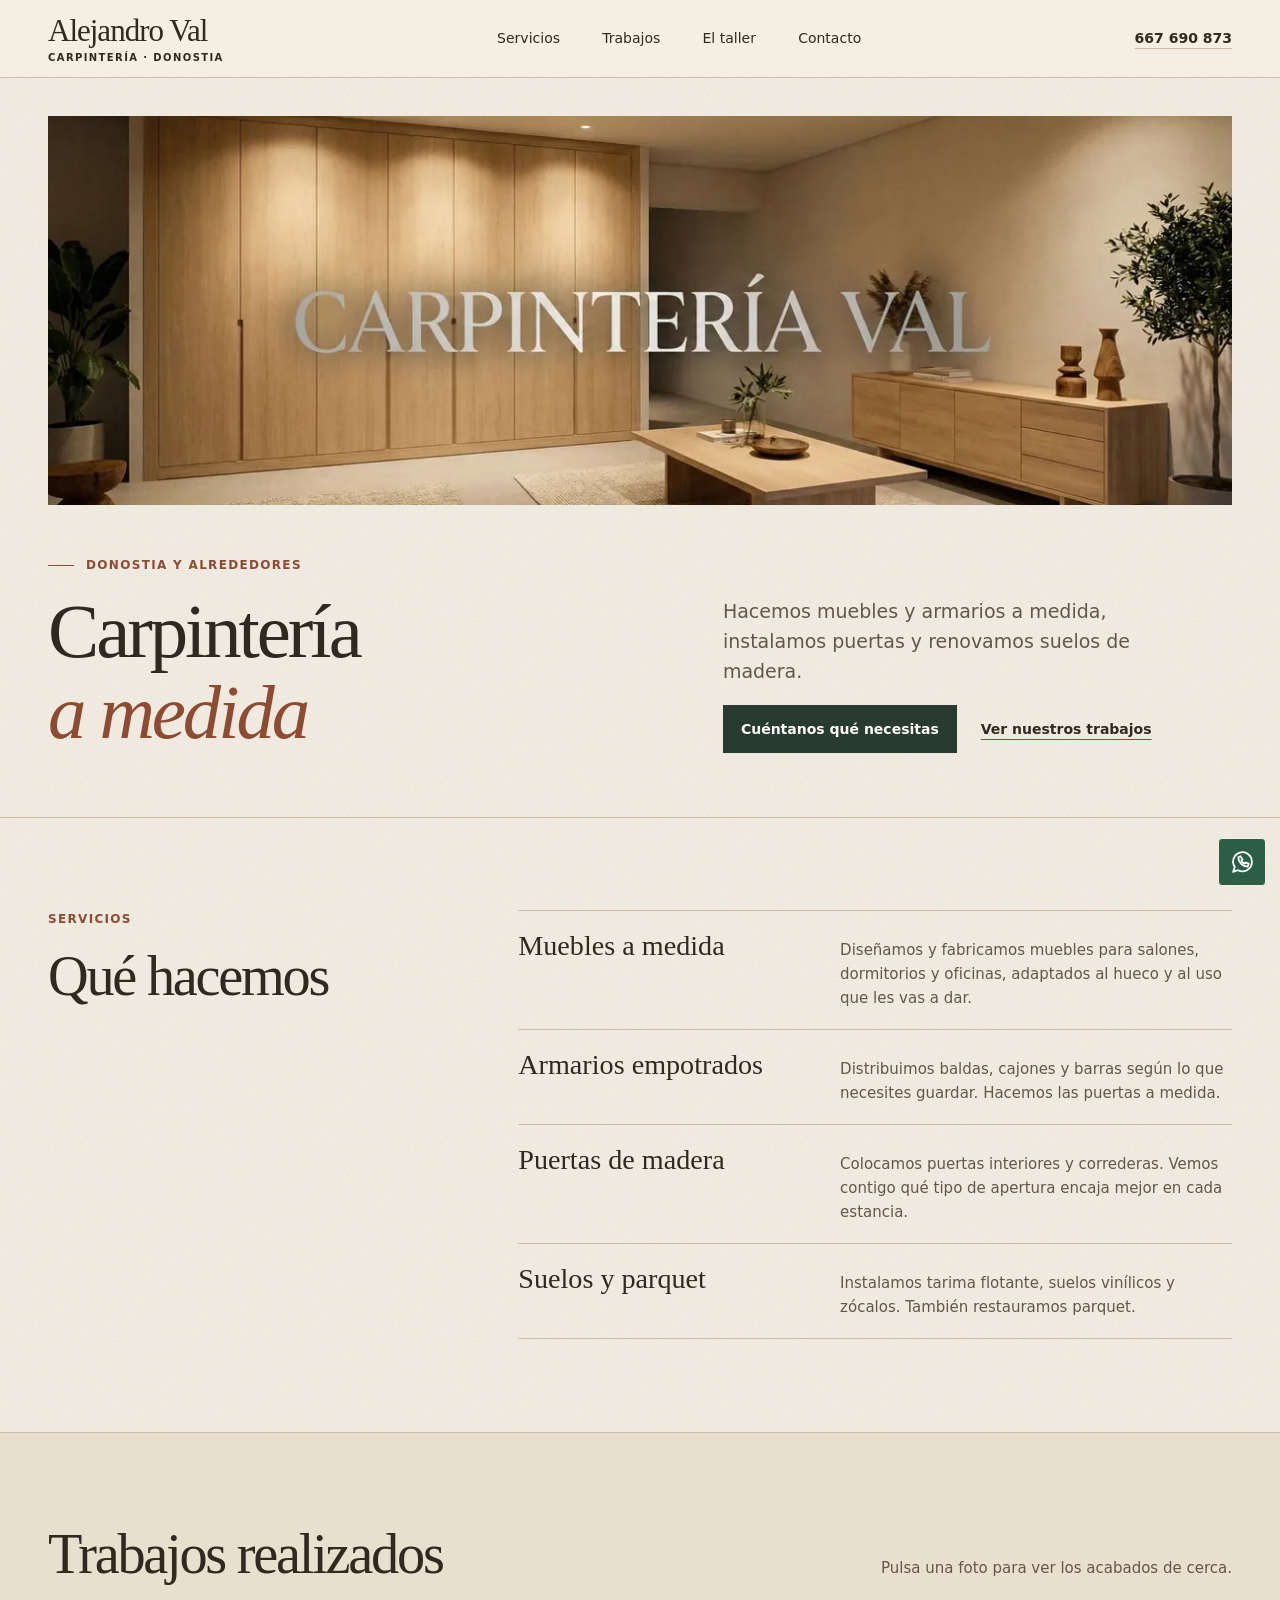
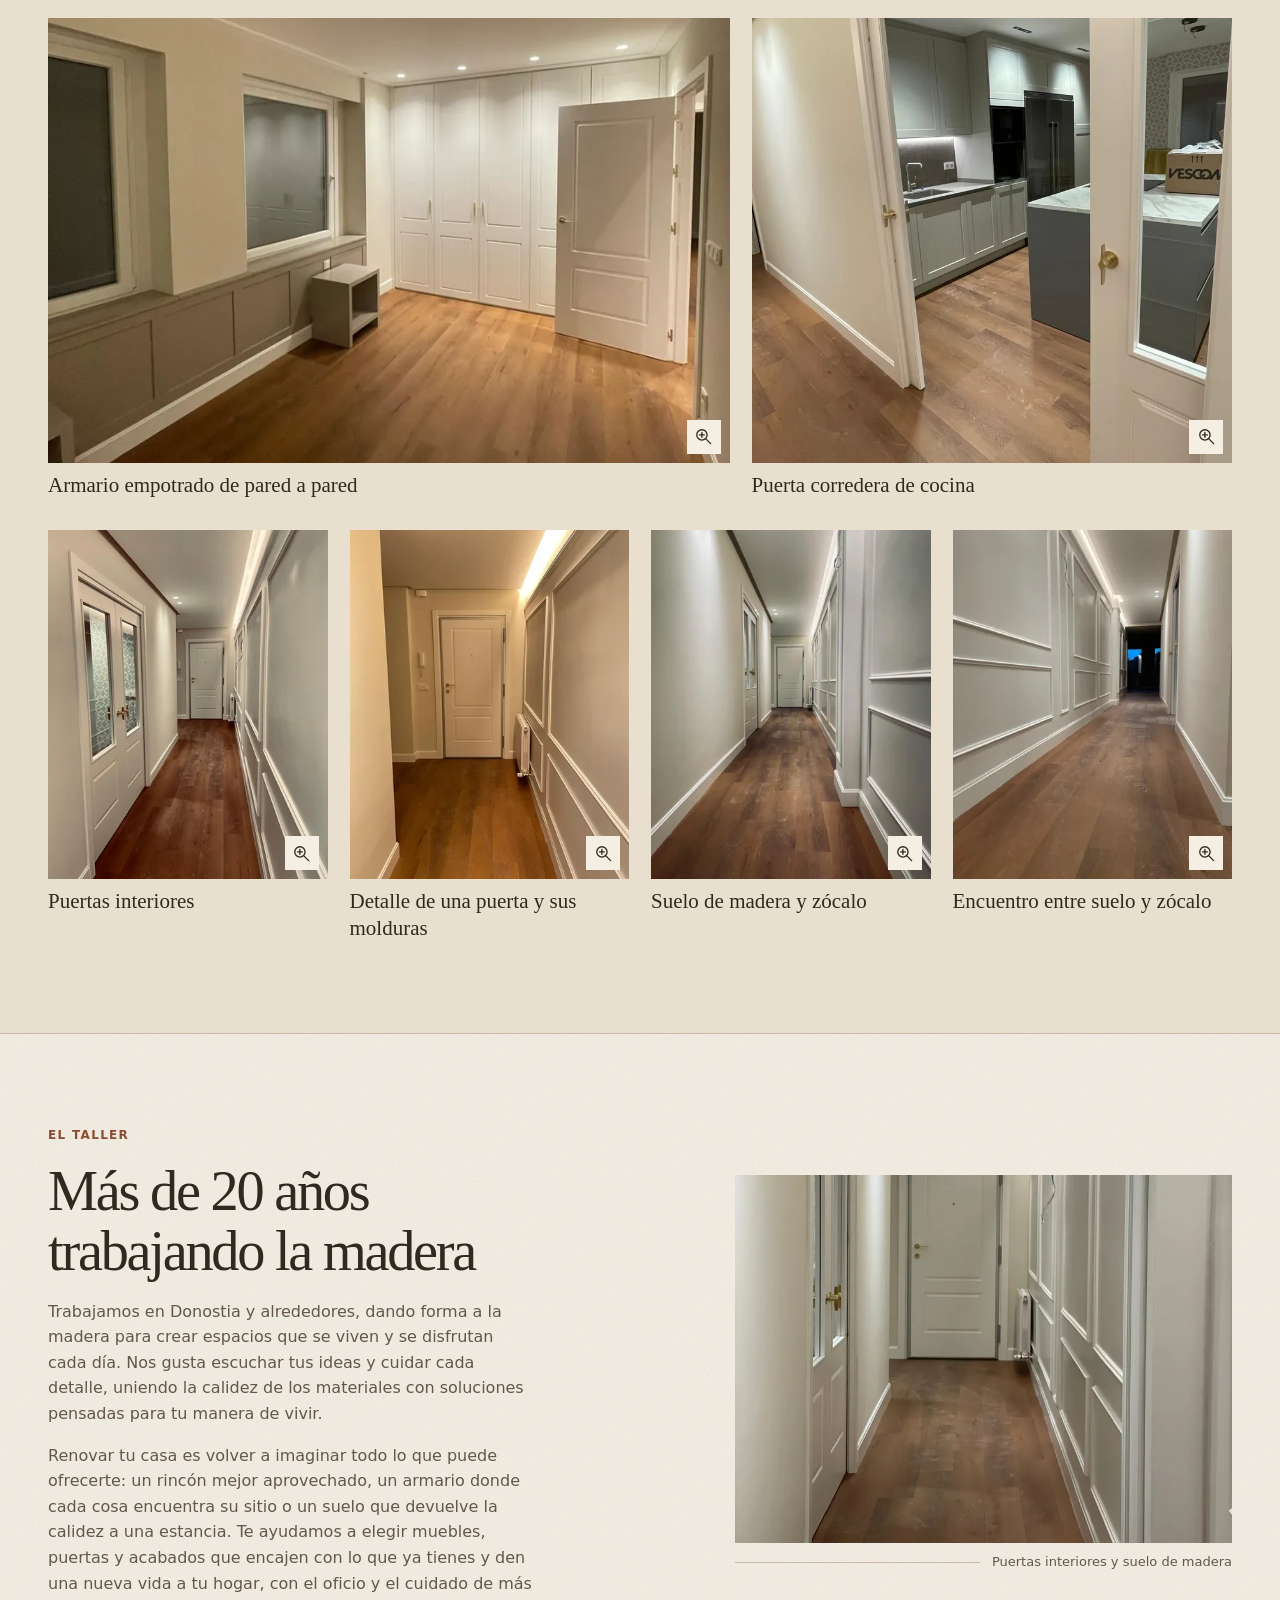
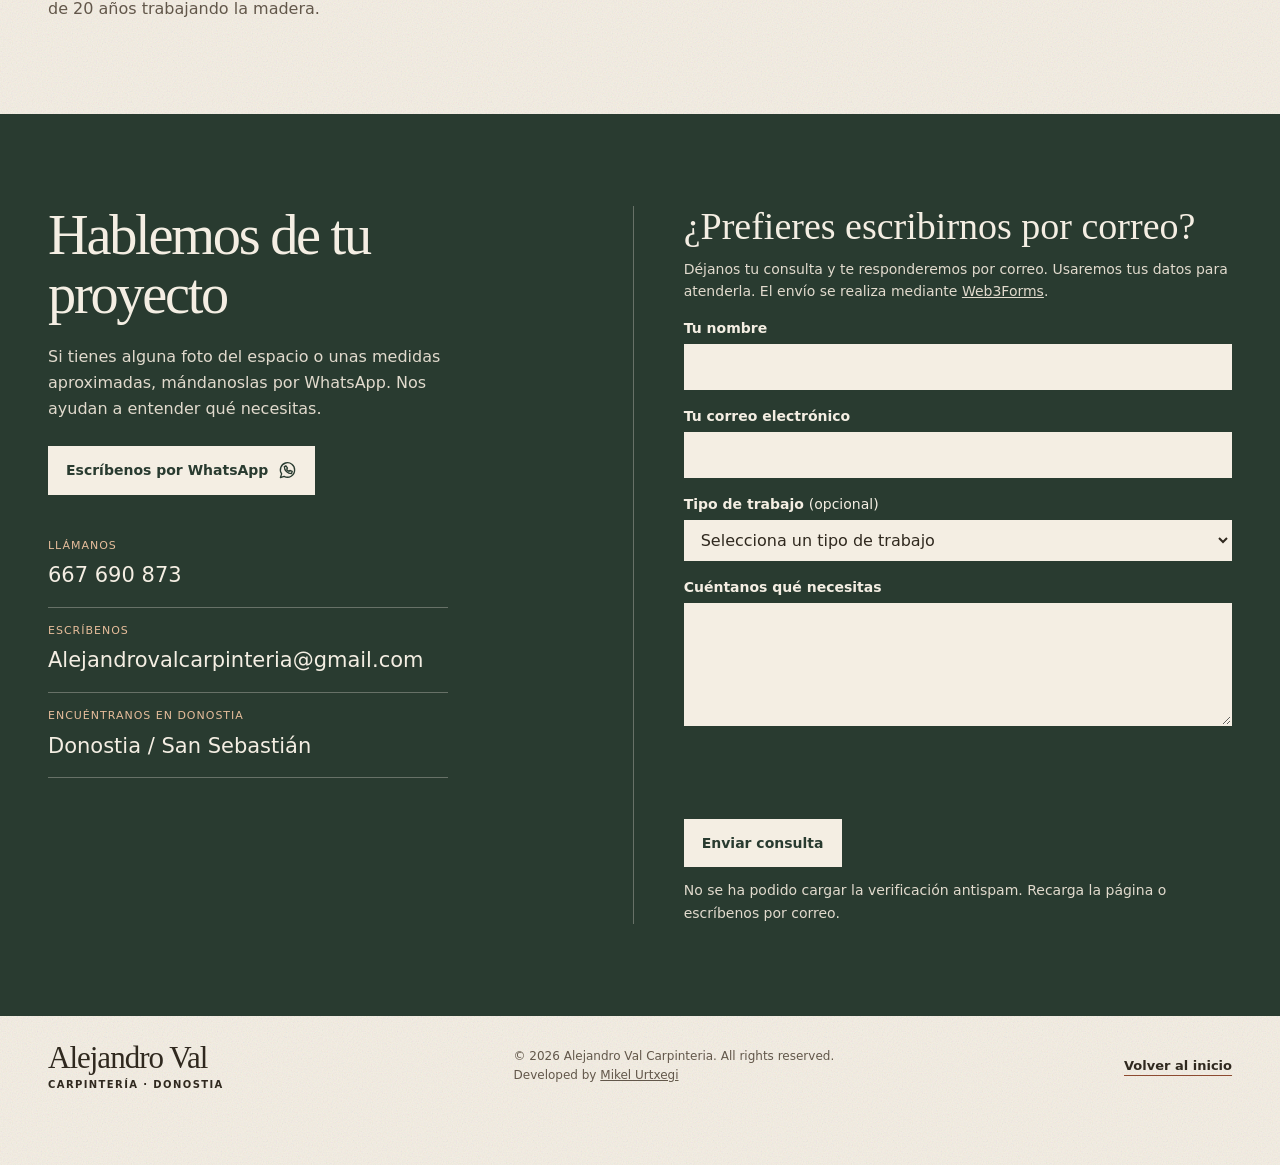
<file: index.html>
<!doctype html>
<html lang="es">
  <head>
    <meta charset="UTF-8" />
    <meta name="viewport" content="width=device-width, initial-scale=1" />
    <meta name="theme-color" content="#f4eee3" />
    <title>
      Carpintería Alejandro Val en Donostia | Muebles y armarios a medida
    </title>
    <meta
      name="description"
      content="Carpintería Alejandro Val en Donostia: muebles a medida, armarios empotrados, puertas y suelos de madera. Descubre nuestros trabajos y cuéntanos tu proyecto."
    />
    <meta
      property="og:title"
      content="Alejandro Val · Carpintería a medida en Donostia"
    />
    <meta
      property="og:description"
      content="Muebles a medida, armarios, puertas y suelos de madera. Carpintería en Donostia y alrededores."
    />
    <meta property="og:type" content="website" />
    <meta property="og:locale" content="es_ES" />
    <link rel="canonical" href="https://alejandrovalcarpinteria.es/" />
    <meta property="og:url" content="https://alejandrovalcarpinteria.es/" />
    <meta
      property="og:image"
      content="https://alejandrovalcarpinteria.es/img/portada.webp"
    />
    <meta property="og:image:alt" content="Carpintería Alejandro Val" />
    <link rel="icon" href="img/favicon.svg" type="image/svg+xml" />
    <link rel="stylesheet" href="style.css" />
    <script src="script.js" defer></script>
    <script type="application/ld+json">
      {
        "@context": "https://schema.org",
        "@type": "HomeAndConstructionBusiness",
        "name": "Carpintería Alejandro Val",
        "url": "https://alejandrovalcarpinteria.es/",
        "telephone": "+34667690873",
        "email": "Alejandrovalcarpinteria@gmail.com",
        "address": {
          "@type": "PostalAddress",
          "addressLocality": "Donostia / San Sebastián",
          "addressCountry": "ES"
        }
      }
    </script>
  </head>
  <body>
    <svg
      class="icon-definitions"
      xmlns="http://www.w3.org/2000/svg"
      aria-hidden="true"
      width="0"
      height="0"
    >
      <defs>
        <symbol id="icon-zoom-in" viewBox="0 0 24 24">
          <circle cx="10" cy="10" r="6.5" />
          <path d="m15 15 6 6M7 10h6m-3-3v6" />
        </symbol>
        <symbol id="icon-whatsapp" viewBox="0 0 24 24">
          <path
            d="M21 11.5a9 9 0 0 1-13.3 7.9L3 21l1.6-4.7A9 9 0 1 1 21 11.5Z"
          />
          <path d="M8 7c0 5 4 9 9 9l1-3-3-1-1 1c-2-1-3-2-3-3l1-1-2-3Z" />
        </symbol>
      </defs>
    </svg>
    <a class="skip-link" href="#contenido">Saltar al contenido</a>
    <header class="site-header">
      <a class="logo" href="#inicio" aria-label="Alejandro Val, inicio"
        >Alejandro Val<span>CARPINTERÍA · DONOSTIA</span></a
      >
      <nav aria-label="Navegación principal">
        <a href="#servicios">Servicios</a>
        <a href="#trabajos">Trabajos</a>
        <a href="#nosotros">El taller</a>
        <a href="#contacto">Contacto</a>
      </nav>
      <a class="header-phone" href="tel:+34667690873">667 690 873</a>
    </header>
    <main id="contenido">
      <section id="inicio" class="hero wrap" aria-labelledby="hero-title">
        <img
          class="hero-banner"
          src="img/portada.webp"
          srcset="
            img/portada-800.webp 800w,
            img/portada-1200.webp 1200w,
            img/portada.webp 1800w
          "
          sizes="(max-width: 640px) calc(100vw - 36px), (max-width: 960px) calc(100vw - 56px), (max-width: 1296px) calc(100vw - 96px), 1200px"
          alt="Carpintería Val, sobre una estancia con mobiliario de madera"
          width="1800"
          height="764"
          fetchpriority="high"
        />
        <div class="hero-intro" id="presentacion">
          <div>
            <p class="eyebrow">Donostia y alrededores</p>
            <h1 id="hero-title">Carpintería <em>a medida</em></h1>
          </div>
          <div>
            <p class="hero-description">
              Hacemos muebles y armarios a medida, instalamos puertas y
              renovamos suelos de madera.
            </p>
            <div class="actions">
              <a class="button" href="#contacto">Cuéntanos qué necesitas</a>
              <a class="text-link" href="#trabajos">Ver nuestros trabajos</a>
            </div>
          </div>
        </div>
      </section>
      <section
        id="servicios"
        class="services-section"
        aria-labelledby="services-title"
      >
        <div class="section wrap services-layout">
          <div>
            <p class="eyebrow">Servicios</p>
            <h2 id="services-title">Qué hacemos</h2>
          </div>
          <dl class="services-list">
            <div>
              <dt><a class="service-title-link" href="muebles-a-medida.html">Muebles a medida</a></dt>
              <dd>
                Diseñamos y fabricamos muebles para salones, dormitorios y
                oficinas, adaptados al hueco y al uso que les vas a dar.
              </dd>
            </div>
            <div>
              <dt><a class="service-title-link" href="armarios-a-medida.html">Armarios empotrados</a></dt>
              <dd>
                Distribuimos baldas, cajones y barras según lo que necesites
                guardar. Hacemos las puertas a medida.
              </dd>
            </div>
            <div>
              <dt><a class="service-title-link" href="puertas-de-madera.html">Puertas de madera</a></dt>
              <dd>
                Colocamos puertas interiores y correderas. Vemos contigo qué
                tipo de apertura encaja mejor en cada estancia.
              </dd>
            </div>
            <div>
              <dt><a class="service-title-link" href="suelos-y-parquet.html">Suelos y parquet</a></dt>
              <dd>
                Instalamos tarima flotante, suelos vinílicos y zócalos. También
                restauramos parquet.
              </dd>
            </div>
          </dl>
        </div>
      </section>
      <section
        id="trabajos"
        class="projects-section"
        aria-labelledby="projects-title"
      >
        <div class="wrap section">
          <div class="section-heading">
            <h2 id="projects-title">Trabajos realizados</h2>
            <p>Pulsa una foto para ver los acabados de cerca.</p>
          </div>
          <div class="gallery">
            <figure>
              <a class="project-image" href="img/armarios.jpg"
                ><img
                  src="img/armarios.jpg"
                  srcset="img/armarios-400.webp 400w, img/armarios-800.webp 800w, img/armarios.jpg 1200w"
                  sizes="(max-width: 640px) calc(100vw - 36px), (max-width: 1296px) 60vw, 700px"
                  alt="Armarios empotrados a medida"
                  width="1200"
                  height="1600"
                  loading="lazy"
                  decoding="async" /><span aria-hidden="true"
                  ><svg class="icon" aria-hidden="true" focusable="false">
                    <use href="#icon-zoom-in"></use></svg></span
              ></a>
              <figcaption>Armario empotrado de pared a pared</figcaption>
            </figure>
            <figure>
              <a class="project-image" href="img/corredera-cocina.jpg"
                ><img
                  src="img/corredera-cocina.jpg"
                  srcset="img/corredera-cocina-400.webp 400w, img/corredera-cocina-800.webp 800w, img/corredera-cocina.jpg 1004w"
                  sizes="(max-width: 640px) calc(50vw - 26px), (max-width: 1296px) 45vw, 500px"
                  alt="Puerta corredera de acceso a la cocina"
                  width="1004"
                  height="1600"
                  loading="lazy"
                  decoding="async" /><span aria-hidden="true"
                  ><svg class="icon" aria-hidden="true" focusable="false">
                    <use href="#icon-zoom-in"></use></svg></span
              ></a>
              <figcaption>Puerta corredera de cocina</figcaption>
            </figure>
            <figure>
              <a class="project-image" href="img/puertas.jpg"
                ><img
                  src="img/puertas.jpg"
                  srcset="img/puertas-400.webp 400w, img/puertas-800.webp 800w, img/puertas.jpg 1200w"
                  sizes="(max-width: 640px) calc(50vw - 26px), (max-width: 1296px) 25vw, 300px"
                  alt="Puertas interiores con acabado de madera"
                  width="1200"
                  height="1600"
                  loading="lazy"
                  decoding="async" /><span aria-hidden="true"
                  ><svg class="icon" aria-hidden="true" focusable="false">
                    <use href="#icon-zoom-in"></use></svg></span
              ></a>
              <figcaption>Puertas interiores</figcaption>
            </figure>
            <figure>
              <a class="project-image" href="img/puertas2.jpg"
                ><img
                  src="img/puertas2.jpg"
                  srcset="img/puertas2-400.webp 400w, img/puertas2-800.webp 800w, img/puertas2.jpg 1200w"
                  sizes="(max-width: 640px) calc(50vw - 26px), (max-width: 1296px) 25vw, 300px"
                  alt="Detalle de los acabados de una puerta de madera"
                  width="1200"
                  height="1600"
                  loading="lazy"
                  decoding="async" /><span aria-hidden="true"
                  ><svg class="icon" aria-hidden="true" focusable="false">
                    <use href="#icon-zoom-in"></use></svg></span
              ></a>
              <figcaption>Detalle de una puerta y sus molduras</figcaption>
            </figure>
            <figure>
              <a class="project-image" href="img/suelo-zocalo.jpg"
                ><img
                  src="img/suelo-zocalo.jpg"
                  srcset="img/suelo-zocalo-400.webp 400w, img/suelo-zocalo-800.webp 800w, img/suelo-zocalo.jpg 1200w"
                  sizes="(max-width: 640px) calc(50vw - 26px), (max-width: 1296px) 25vw, 300px"
                  alt="Suelo de madera instalado con su zócalo"
                  width="1200"
                  height="1600"
                  loading="lazy"
                  decoding="async" /><span aria-hidden="true"
                  ><svg class="icon" aria-hidden="true" focusable="false">
                    <use href="#icon-zoom-in"></use></svg></span
              ></a>
              <figcaption>Suelo de madera y zócalo</figcaption>
            </figure>
            <figure>
              <a class="project-image" href="img/suelo-zocalo2.jpg"
                ><img
                  src="img/suelo-zocalo2.jpg"
                  srcset="img/suelo-zocalo2-400.webp 400w, img/suelo-zocalo2-800.webp 800w, img/suelo-zocalo2.jpg 1200w"
                  sizes="(max-width: 640px) calc(100vw - 36px), (max-width: 1296px) 25vw, 300px"
                  alt="Encuentro entre suelo de madera y zócalo"
                  width="1200"
                  height="1600"
                  loading="lazy"
                  decoding="async" /><span aria-hidden="true"
                  ><svg class="icon" aria-hidden="true" focusable="false">
                    <use href="#icon-zoom-in"></use></svg></span
              ></a>
              <figcaption>Encuentro entre suelo y zócalo</figcaption>
            </figure>
          </div>
        </div>
      </section>
      <section
        id="nosotros"
        class="section wrap about"
        aria-labelledby="about-title"
      >
        <div class="about-copy">
          <p class="eyebrow">El taller</p>
          <h2 id="about-title">Más de 20 años trabajando la madera</h2>
          <p>
            Trabajamos en Donostia y alrededores, dando forma a la madera para
            crear espacios que se viven y se disfrutan cada día. Nos gusta escuchar
            tus ideas y cuidar cada detalle, uniendo la calidez de los materiales
            con soluciones pensadas para tu manera de vivir.
          </p>
          <p>
            Renovar tu casa es volver a imaginar todo lo que puede ofrecerte:
            un rincón mejor aprovechado, un armario donde cada cosa encuentra su
            sitio o un suelo que devuelve la calidez a una estancia. Te ayudamos
            a elegir muebles, puertas y acabados que encajen con lo que ya tienes
            y den una nueva vida a tu hogar, con el oficio y el cuidado de más
            de 20 años trabajando la madera.
          </p>
        </div>
        <figure class="work-photo">
          <img
            src="img/general.jpg"
            srcset="img/general-400.webp 400w, img/general-800.webp 800w, img/general.jpg 1200w"
            sizes="(max-width: 640px) calc(100vw - 36px), (max-width: 760px) calc(100vw - 56px), (max-width: 1296px) 45vw, 550px"
            alt="Pasillo con puertas interiores, molduras blancas y suelo de madera"
            width="1200"
            height="1600"
            loading="lazy"
            decoding="async"
          />
          <figcaption>Puertas interiores y suelo de madera</figcaption>
        </figure>
      </section>
      <section
        id="contacto"
        class="contact-section"
        aria-labelledby="contact-title"
      >
        <div class="wrap section contact-grid">
          <div class="contact-intro">
            <h2 id="contact-title">Hablemos de tu proyecto</h2>
            <p>
              Si tienes alguna foto del espacio o unas medidas aproximadas,
              mándanoslas por WhatsApp. Nos ayudan a entender qué necesitas.
            </p>
            <a
              class="button button-light"
              href="https://wa.me/34667690873?text=Hola%20Alejandro%20Val%2C%20me%20gustar%C3%ADa%20consultaros%20un%20proyecto%20de%20carpinter%C3%ADa."
              target="_blank"
              rel="noopener noreferrer"
              >Escríbenos por WhatsApp
              <svg class="icon" aria-hidden="true" focusable="false">
                <use href="#icon-whatsapp"></use></svg
            ></a>
          </div>
          <form
            id="contact-form"
            action="https://api.web3forms.com/submit"
            method="POST"
            aria-labelledby="email-title"
            hidden
          >
            <input
              type="hidden"
              name="access_key"
              value="3f1d53c6-5d46-40cc-addd-124b2f61d5b9"
            />
            <input type="hidden" name="from_name" value="Alejandro Val Carpintería" />
            <h3 id="email-title">¿Prefieres escribirnos por correo?</h3>
            <p id="email-help">
              Déjanos tu consulta y te responderemos por correo. Usaremos tus datos
              para atenderla. El envío se realiza mediante
              <a href="https://web3forms.com/privacy">Web3Forms</a>.
            </p>
            <label for="contact-name">Tu nombre</label>
            <input
              id="contact-name"
              name="name"
              autocomplete="name"
              maxlength="60"
              required
            />
            <label for="contact-reply-email">Tu correo electrónico</label>
            <input
              id="contact-reply-email"
              type="email"
              name="email"
              autocomplete="email"
              maxlength="254"
              required
            />
            <label for="contact-topic">
              Tipo de trabajo <span>(opcional)</span>
            </label>
            <select id="contact-topic" name="trabajo">
              <option value="">Selecciona un tipo de trabajo</option>
              <option>Muebles a medida</option>
              <option>Armarios empotrados</option>
              <option>Puertas de madera</option>
              <option>Suelos y parquet</option>
              <option>Otro trabajo</option>
            </select>
            <label for="contact-message">Cuéntanos qué necesitas</label>
            <textarea
              id="contact-message"
              name="message"
              rows="4"
              maxlength="500"
              required
            ></textarea>
            <div class="h-captcha" data-captcha="true" data-lang="es"></div>
            <div class="actions">
              <button
                class="button button-light"
                type="submit"
                aria-describedby="email-help"
              >
                Enviar consulta
              </button>
            </div>
            <p class="form-status" role="status"></p>
          </form>
          <address class="contact-details">
            <div>
              <span>LLÁMANOS</span>
              <a href="tel:+34667690873">667 690 873</a>
            </div>
            <div>
              <span>ESCRÍBENOS</span>
              <a id="contact-email" href="mailto:Alejandrovalcarpinteria@gmail.com"
                >Alejandrovalcarpinteria@gmail.com</a
              >
            </div>
            <div>
              <span>ENCUÉNTRANOS EN DONOSTIA</span>
              <a
                href="https://www.google.com/maps/search/?api=1&amp;query=Donostia"
                target="_blank"
                rel="noopener noreferrer"
                >Donostia / San Sebastián
              </a>
            </div>
          </address>
        </div>
      </section>
    </main>
    <footer class="wrap site-footer">
      <a class="logo" href="#inicio"
        >Alejandro Val<span>CARPINTERÍA · DONOSTIA</span></a
      >
      <p>
        © 2026 Alejandro Val Carpinteria. All rights reserved. <br />Developed by
        <a
          href="https://urtxe.github.io/portfolio/"
          target="_blank"
          rel="noopener noreferrer"
          >Mikel Urtxegi</a
        >
      </p>
      <a class="text-link" href="#inicio">Volver al inicio</a>
    </footer>
    <a
      class="whatsapp-shortcut"
      href="https://wa.me/34667690873?text=Hola%20Alejandro%20Val%2C%20me%20gustar%C3%ADa%20consultaros%20un%20proyecto%20de%20carpinter%C3%ADa."
      target="_blank"
      rel="noopener noreferrer"
      aria-label="Contactar por WhatsApp"
    >
      <svg class="icon" aria-hidden="true" focusable="false">
        <use href="#icon-whatsapp"></use>
      </svg>
    </a>
    <dialog id="image-modal" aria-label="Fotografía del trabajo ampliada">
      <div class="modal-toolbar">
        <div
          class="modal-controls"
          role="group"
          aria-label="Zoom de la fotografía"
        >
          <button id="zoom-out" type="button" aria-label="Alejar fotografía">
            −
          </button>
          <button id="zoom-reset" type="button" aria-label="Restablecer zoom">
            100%
          </button>
          <button id="zoom-in" type="button" aria-label="Acercar fotografía">
            +
          </button>
        </div>
        <button
          class="modal-close"
          type="button"
          aria-label="Cerrar fotografía"
        >
          ×
        </button>
      </div>
      <div class="image-viewport">
        <img id="modal-image" alt="" draggable="false" />
      </div>
      <p id="modal-caption"></p>
      <p class="zoom-help">
        Rueda o dos dedos para ampliar · Arrastra para explorar · Doble clic
        para acercar
      </p>
    </dialog>
  </body>
</html>
</file>
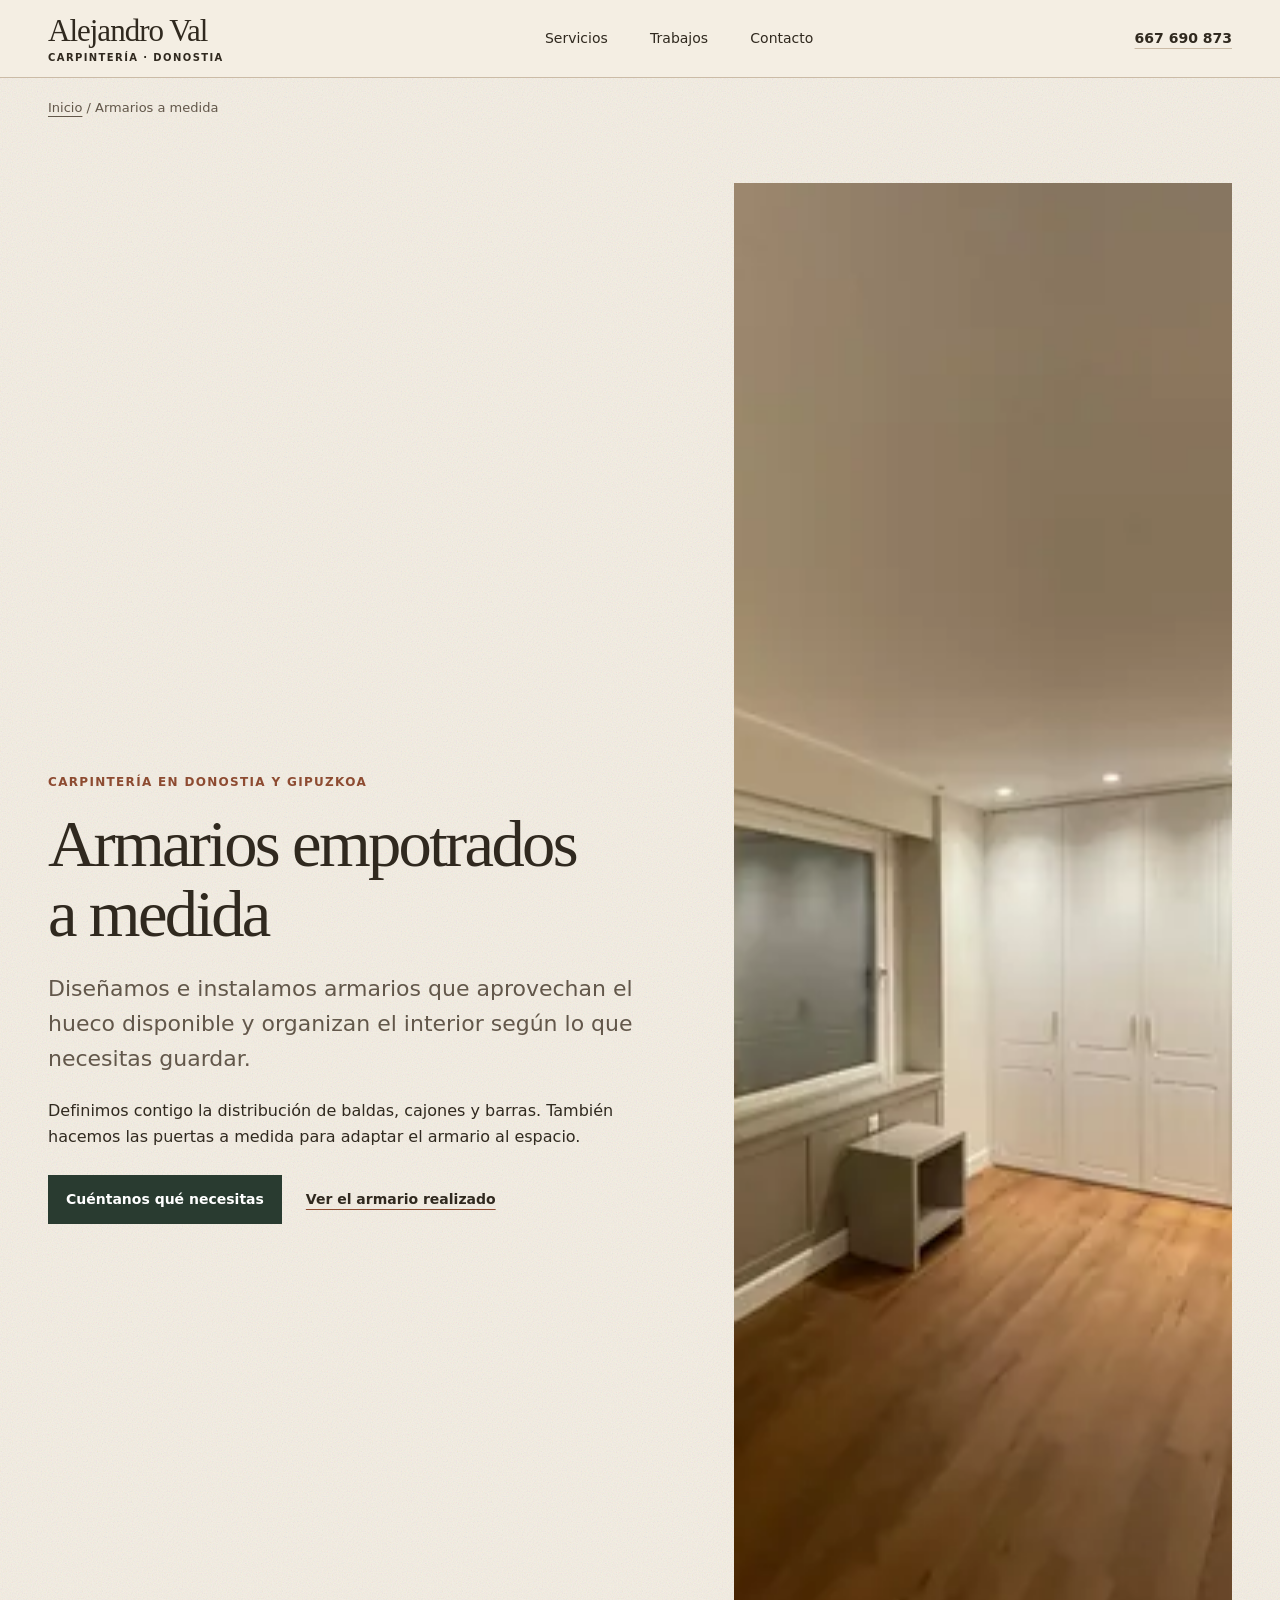
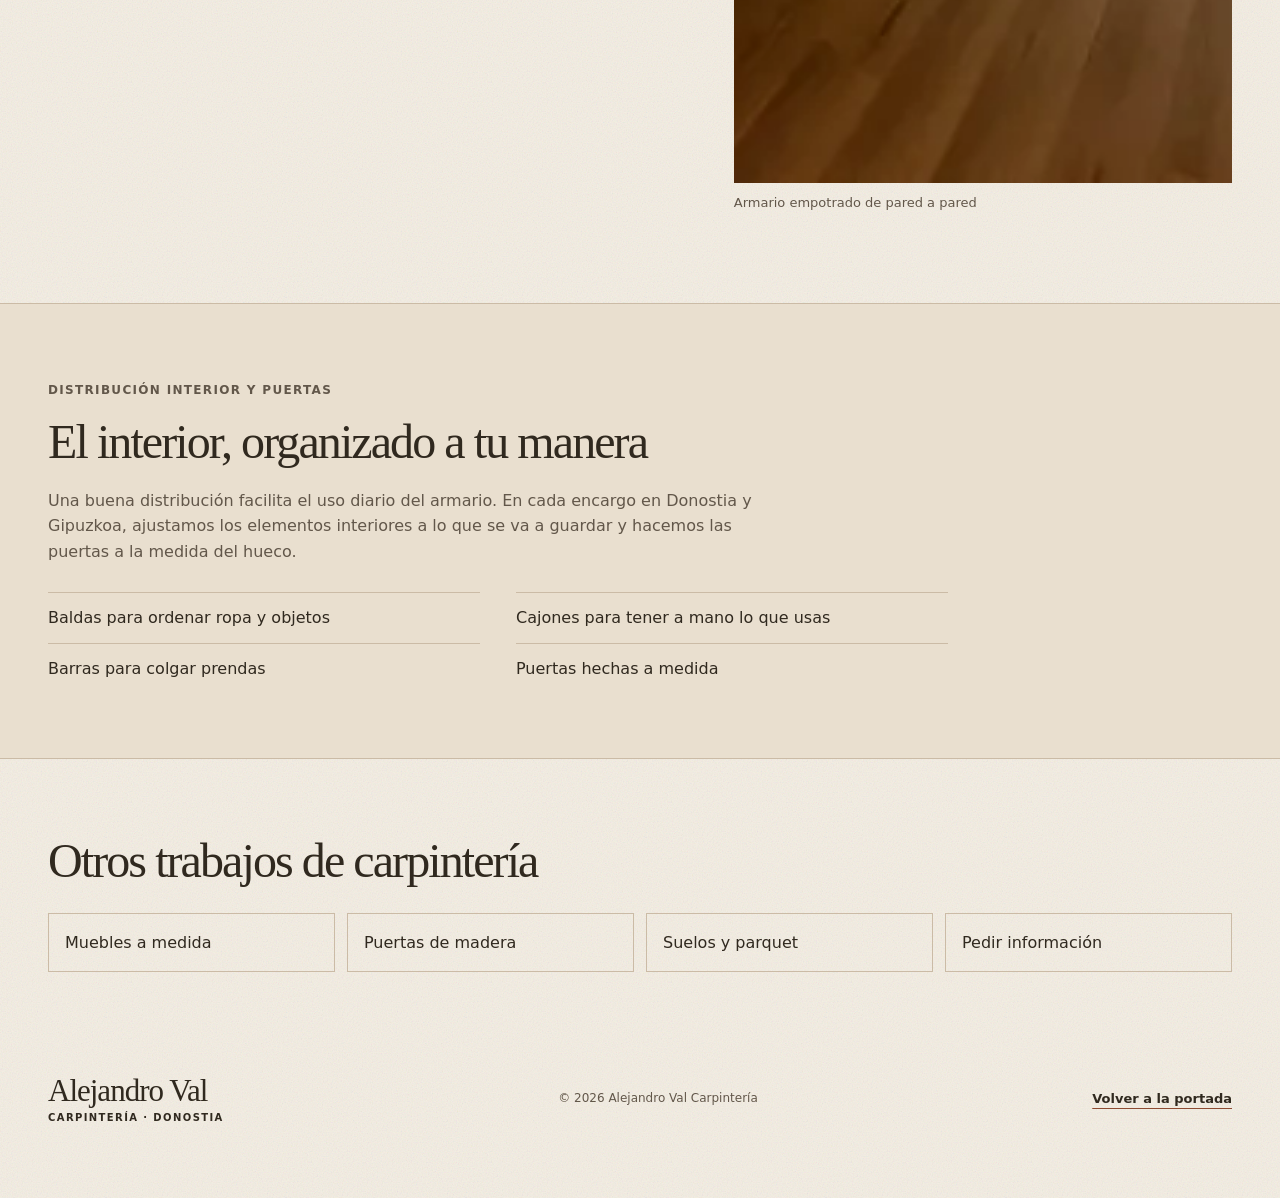
<file: armarios-a-medida.html>
<!doctype html>
<html lang="es">
  <head>
    <meta charset="UTF-8" />
    <meta name="viewport" content="width=device-width, initial-scale=1" />
    <meta name="theme-color" content="#f4eee3" />
    <title>Armarios empotrados a medida en Donostia | Alejandro Val</title>
    <meta
      name="description"
      content="Diseño e instalación de armarios empotrados a medida en Donostia y Gipuzkoa, con distribución interior y puertas adaptadas a cada espacio."
    />
    <link rel="canonical" href="https://alejandrovalcarpinteria.es/armarios-a-medida.html" />
    <meta property="og:title" content="Armarios empotrados a medida en Donostia | Alejandro Val" />
    <meta
      property="og:description"
      content="Armarios a medida con baldas, cajones, barras y puertas pensados para el espacio disponible."
    />
    <meta property="og:type" content="website" />
    <meta property="og:locale" content="es_ES" />
    <meta property="og:url" content="https://alejandrovalcarpinteria.es/armarios-a-medida.html" />
    <meta property="og:image" content="https://alejandrovalcarpinteria.es/img/armarios.jpg" />
    <link rel="icon" href="img/favicon.svg" type="image/svg+xml" />
    <link rel="stylesheet" href="style.css" />
  </head>
  <body>
    <a class="skip-link" href="#contenido">Saltar al contenido</a>
    <header class="site-header">
      <a class="logo" href="/" aria-label="Alejandro Val, inicio">Alejandro Val<span>CARPINTERÍA · DONOSTIA</span></a>
      <nav aria-label="Navegación principal">
        <a href="/#servicios">Servicios</a>
        <a href="/#trabajos">Trabajos</a>
        <a href="/#contacto">Contacto</a>
      </nav>
      <a class="header-phone" href="tel:+34667690873">667 690 873</a>
    </header>
    <main id="contenido">
      <div class="breadcrumb wrap"><a href="/">Inicio</a> / Armarios a medida</div>
      <section class="service-hero wrap" aria-labelledby="page-title">
        <div>
          <p class="eyebrow">Carpintería en Donostia y Gipuzkoa</p>
          <h1 id="page-title">Armarios empotrados a medida</h1>
          <p class="service-lead">
            Diseñamos e instalamos armarios que aprovechan el hueco disponible
            y organizan el interior según lo que necesitas guardar.
          </p>
          <p>
            Definimos contigo la distribución de baldas, cajones y barras.
            También hacemos las puertas a medida para adaptar el armario al
            espacio.
          </p>
          <div class="actions">
            <a class="button" href="/#contacto">Cuéntanos qué necesitas</a>
            <a class="text-link" href="/#trabajos">Ver el armario realizado</a>
          </div>
        </div>
        <figure class="service-photo">
          <img
            src="img/armarios.jpg"
            srcset="img/armarios-400.webp 400w, img/armarios-800.webp 800w, img/armarios.jpg 1200w"
            sizes="(max-width: 760px) calc(100vw - 36px), 44vw"
            alt="Armario empotrado a medida con puertas blancas y mueble bajo junto a la ventana"
            width="1200"
            height="1600"
          />
          <figcaption>Armario empotrado de pared a pared</figcaption>
        </figure>
      </section>
      <section class="service-detail" aria-labelledby="detail-title">
        <div class="wrap">
          <p class="eyebrow">Distribución interior y puertas</p>
          <h2 id="detail-title">El interior, organizado a tu manera</h2>
          <p>
            Una buena distribución facilita el uso diario del armario. En cada
            encargo en Donostia y Gipuzkoa, ajustamos los elementos interiores
            a lo que se va a guardar y hacemos las puertas a la medida del hueco.
          </p>
          <ul>
            <li>Baldas para ordenar ropa y objetos</li>
            <li>Cajones para tener a mano lo que usas</li>
            <li>Barras para colgar prendas</li>
            <li>Puertas hechas a medida</li>
          </ul>
        </div>
      </section>
      <section class="related-services wrap" aria-labelledby="related-title">
        <h2 id="related-title">Otros trabajos de carpintería</h2>
        <div class="related-services-grid">
          <a href="muebles-a-medida.html">Muebles a medida</a>
          <a href="puertas-de-madera.html">Puertas de madera</a>
          <a href="suelos-y-parquet.html">Suelos y parquet</a>
          <a href="/#contacto">Pedir información</a>
        </div>
      </section>
    </main>
    <footer class="wrap site-footer">
      <a class="logo" href="/">Alejandro Val<span>CARPINTERÍA · DONOSTIA</span></a>
      <p>© 2026 Alejandro Val Carpintería</p>
      <a class="text-link" href="/">Volver a la portada</a>
    </footer>
  </body>
</html>
</file>
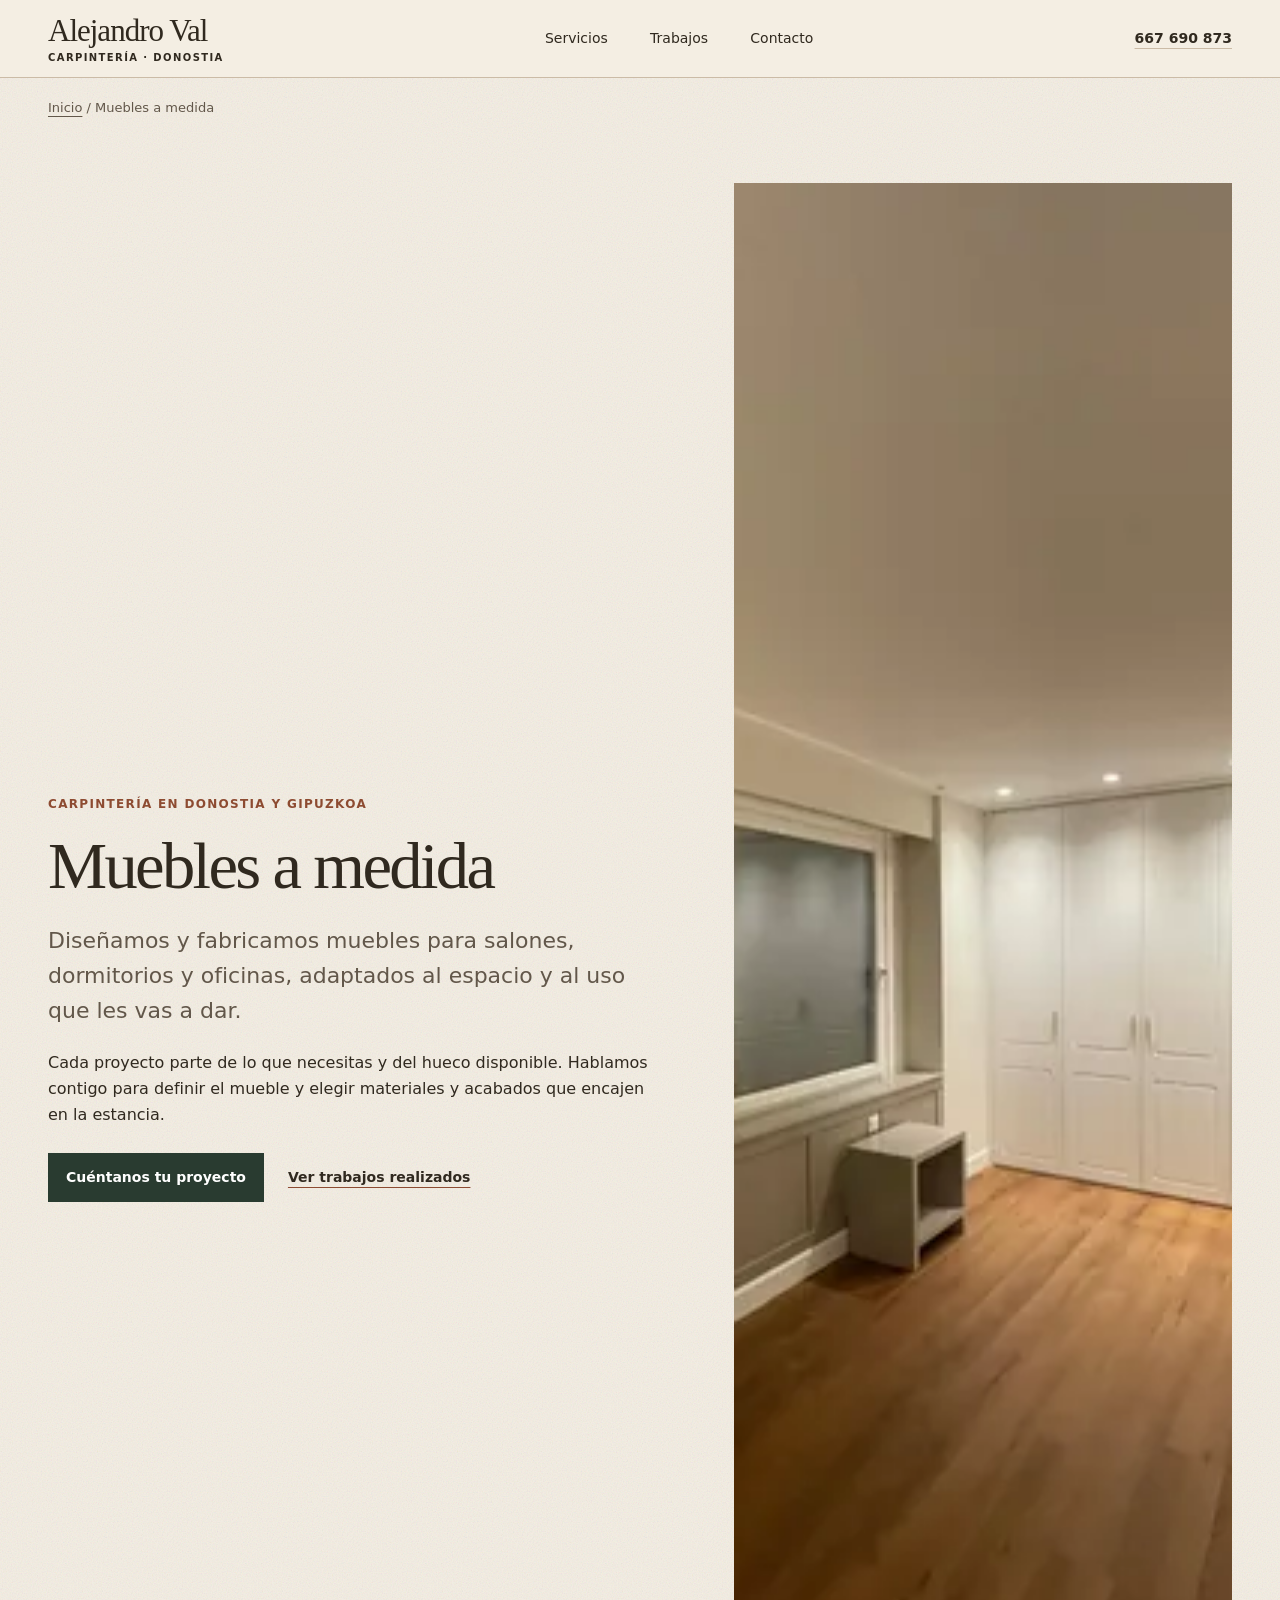
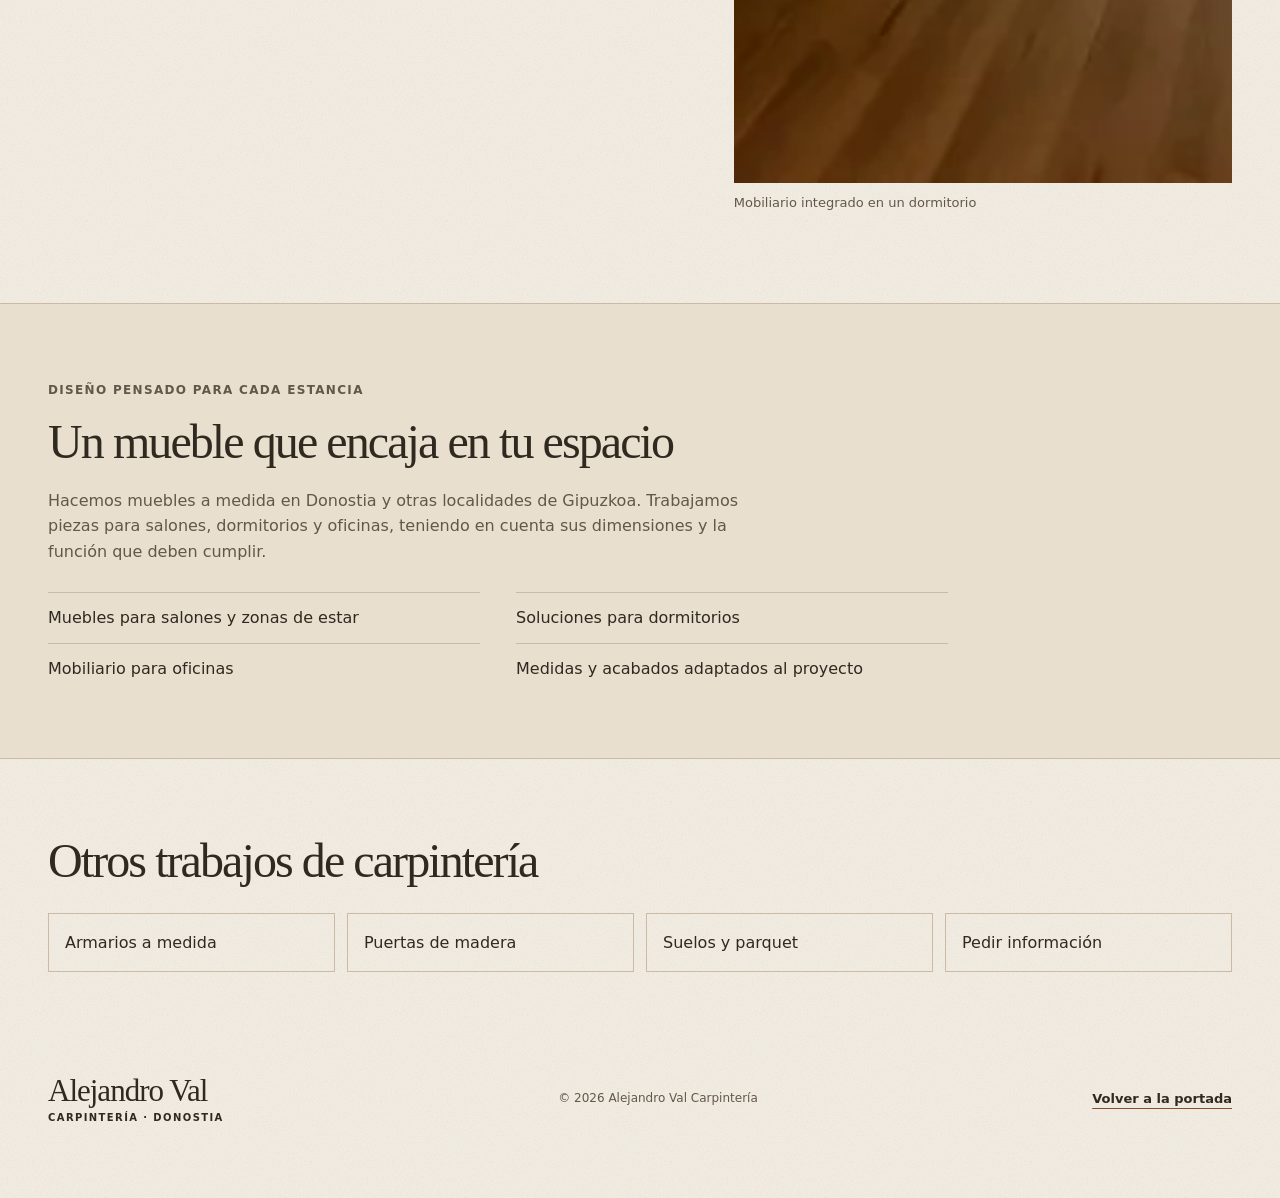
<file: muebles-a-medida.html>
<!doctype html>
<html lang="es">
  <head>
    <meta charset="UTF-8" />
    <meta name="viewport" content="width=device-width, initial-scale=1" />
    <meta name="theme-color" content="#f4eee3" />
    <title>Muebles a medida en Donostia y Gipuzkoa | Alejandro Val</title>
    <meta
      name="description"
      content="Diseño y fabricación de muebles a medida para salones, dormitorios y oficinas en Donostia y Gipuzkoa. Carpintería Alejandro Val."
    />
    <link rel="canonical" href="https://alejandrovalcarpinteria.es/muebles-a-medida.html" />
    <meta property="og:title" content="Muebles a medida en Donostia y Gipuzkoa | Alejandro Val" />
    <meta
      property="og:description"
      content="Muebles diseñados para el espacio y el uso que necesitas. Carpintería a medida en Donostia y Gipuzkoa."
    />
    <meta property="og:type" content="website" />
    <meta property="og:locale" content="es_ES" />
    <meta property="og:url" content="https://alejandrovalcarpinteria.es/muebles-a-medida.html" />
    <meta property="og:image" content="https://alejandrovalcarpinteria.es/img/armarios.jpg" />
    <link rel="icon" href="img/favicon.svg" type="image/svg+xml" />
    <link rel="stylesheet" href="style.css" />
  </head>
  <body>
    <a class="skip-link" href="#contenido">Saltar al contenido</a>
    <header class="site-header">
      <a class="logo" href="/" aria-label="Alejandro Val, inicio">Alejandro Val<span>CARPINTERÍA · DONOSTIA</span></a>
      <nav aria-label="Navegación principal">
        <a href="/#servicios">Servicios</a>
        <a href="/#trabajos">Trabajos</a>
        <a href="/#contacto">Contacto</a>
      </nav>
      <a class="header-phone" href="tel:+34667690873">667 690 873</a>
    </header>
    <main id="contenido">
      <div class="breadcrumb wrap"><a href="/">Inicio</a> / Muebles a medida</div>
      <section class="service-hero wrap" aria-labelledby="page-title">
        <div>
          <p class="eyebrow">Carpintería en Donostia y Gipuzkoa</p>
          <h1 id="page-title">Muebles a medida</h1>
          <p class="service-lead">
            Diseñamos y fabricamos muebles para salones, dormitorios y oficinas,
            adaptados al espacio y al uso que les vas a dar.
          </p>
          <p>
            Cada proyecto parte de lo que necesitas y del hueco disponible.
            Hablamos contigo para definir el mueble y elegir materiales y
            acabados que encajen en la estancia.
          </p>
          <div class="actions">
            <a class="button" href="/#contacto">Cuéntanos tu proyecto</a>
            <a class="text-link" href="/#trabajos">Ver trabajos realizados</a>
          </div>
        </div>
        <figure class="service-photo">
          <img
            src="img/armarios.jpg"
            srcset="img/armarios-400.webp 400w, img/armarios-800.webp 800w, img/armarios.jpg 1200w"
            sizes="(max-width: 760px) calc(100vw - 36px), 44vw"
            alt="Mueble bajo a medida junto a una ventana y un armario empotrado"
            width="1200"
            height="1600"
          />
          <figcaption>Mobiliario integrado en un dormitorio</figcaption>
        </figure>
      </section>
      <section class="service-detail" aria-labelledby="detail-title">
        <div class="wrap">
          <p class="eyebrow">Diseño pensado para cada estancia</p>
          <h2 id="detail-title">Un mueble que encaja en tu espacio</h2>
          <p>
            Hacemos muebles a medida en Donostia y otras localidades de
            Gipuzkoa. Trabajamos piezas para salones, dormitorios y oficinas,
            teniendo en cuenta sus dimensiones y la función que deben cumplir.
          </p>
          <ul>
            <li>Muebles para salones y zonas de estar</li>
            <li>Soluciones para dormitorios</li>
            <li>Mobiliario para oficinas</li>
            <li>Medidas y acabados adaptados al proyecto</li>
          </ul>
        </div>
      </section>
      <section class="related-services wrap" aria-labelledby="related-title">
        <h2 id="related-title">Otros trabajos de carpintería</h2>
        <div class="related-services-grid">
          <a href="armarios-a-medida.html">Armarios a medida</a>
          <a href="puertas-de-madera.html">Puertas de madera</a>
          <a href="suelos-y-parquet.html">Suelos y parquet</a>
          <a href="/#contacto">Pedir información</a>
        </div>
      </section>
    </main>
    <footer class="wrap site-footer">
      <a class="logo" href="/">Alejandro Val<span>CARPINTERÍA · DONOSTIA</span></a>
      <p>© 2026 Alejandro Val Carpintería</p>
      <a class="text-link" href="/">Volver a la portada</a>
    </footer>
  </body>
</html>
</file>
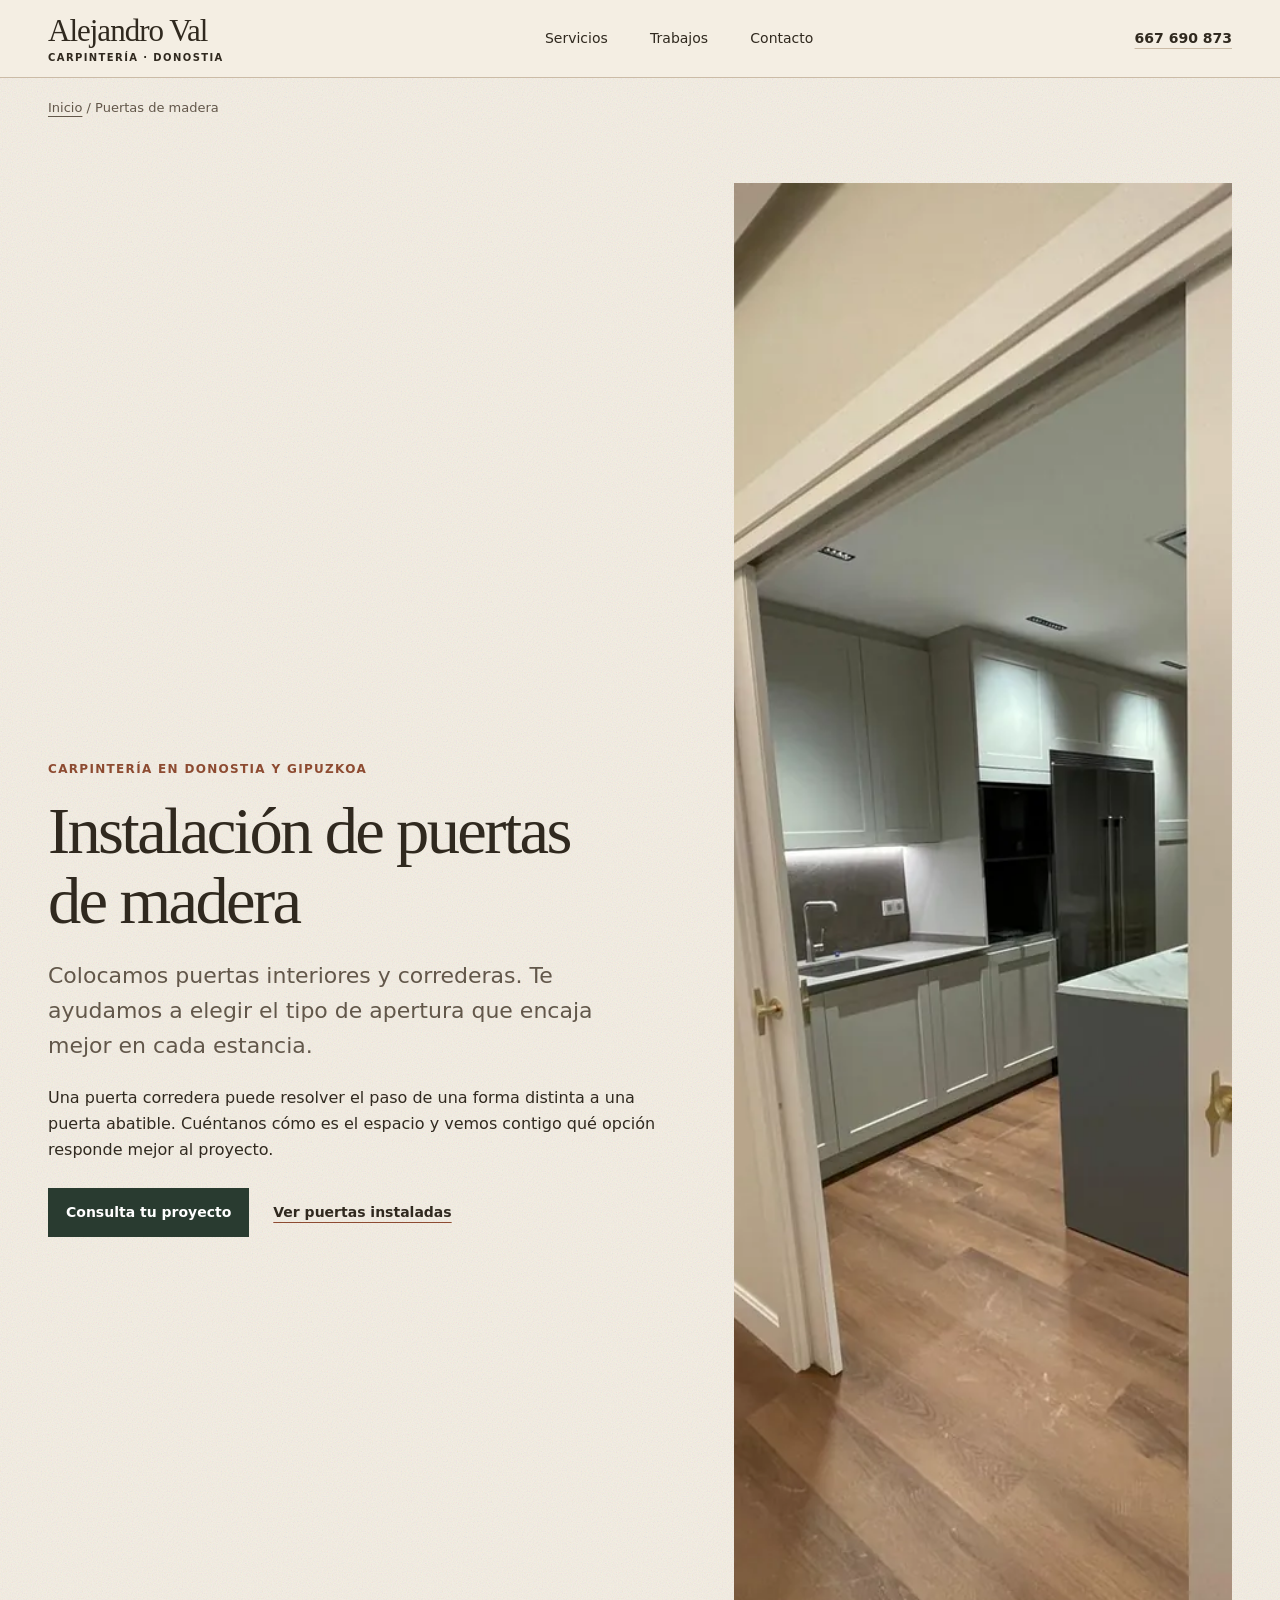
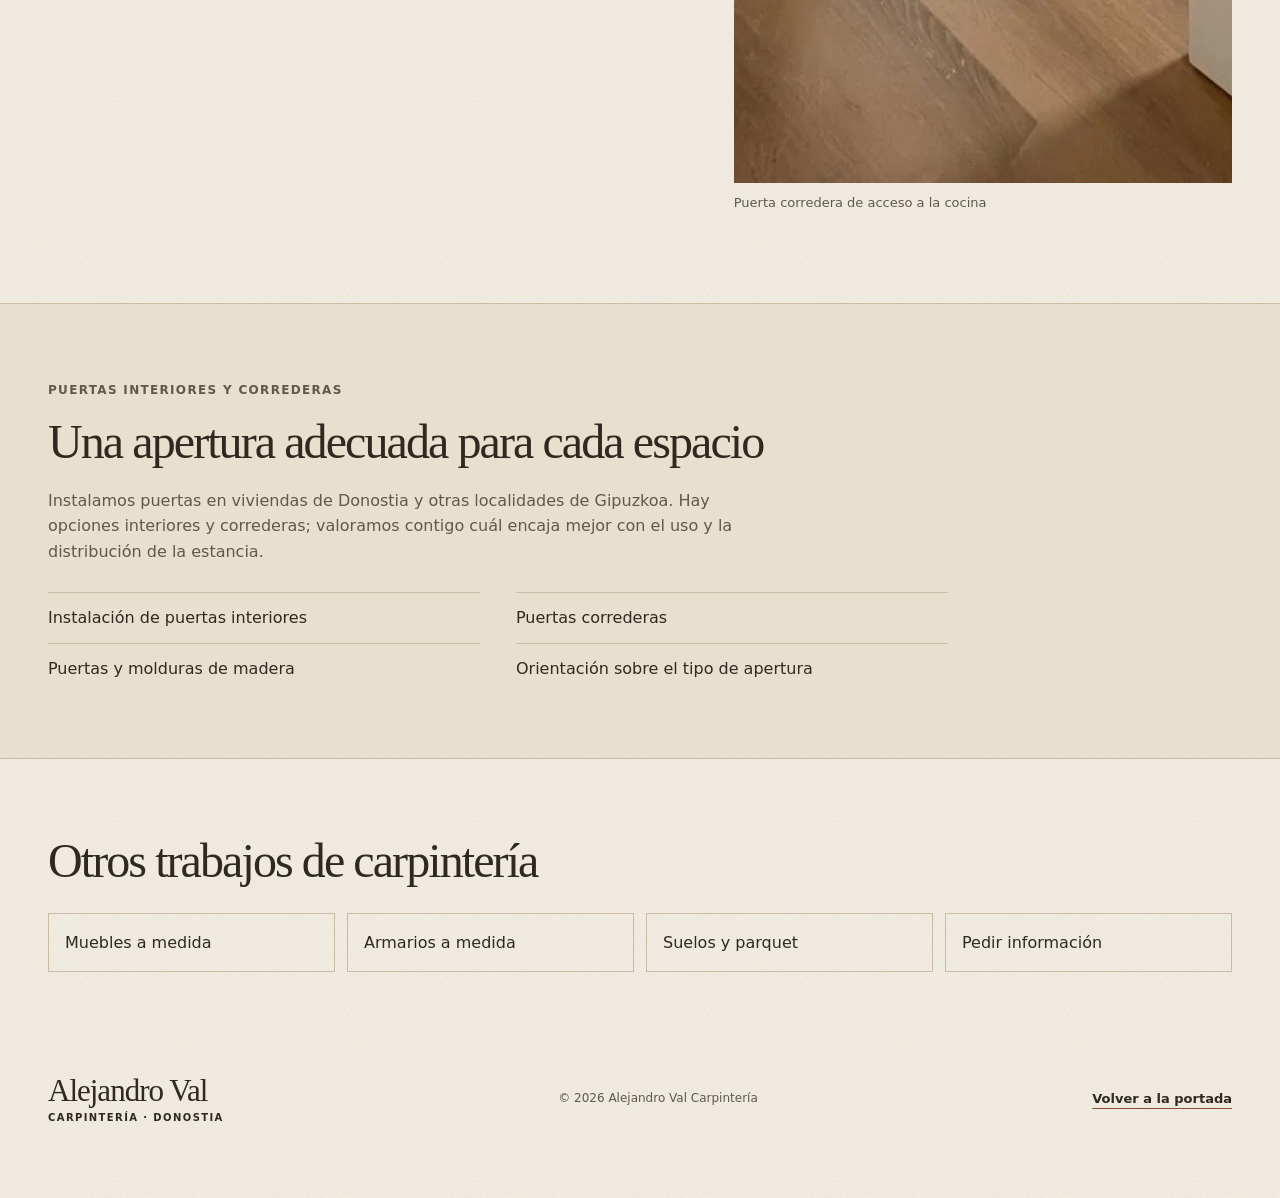
<file: puertas-de-madera.html>
<!doctype html>
<html lang="es">
  <head>
    <meta charset="UTF-8" />
    <meta name="viewport" content="width=device-width, initial-scale=1" />
    <meta name="theme-color" content="#f4eee3" />
    <title>Instalación de puertas de madera en Donostia | Alejandro Val</title>
    <meta
      name="description"
      content="Instalación de puertas interiores y correderas en Donostia y Gipuzkoa. Te ayudamos a elegir la apertura adecuada para cada estancia."
    />
    <link rel="canonical" href="https://alejandrovalcarpinteria.es/puertas-de-madera.html" />
    <meta property="og:title" content="Instalación de puertas de madera en Donostia | Alejandro Val" />
    <meta
      property="og:description"
      content="Puertas interiores y correderas instaladas por Carpintería Alejandro Val en Donostia y Gipuzkoa."
    />
    <meta property="og:type" content="website" />
    <meta property="og:locale" content="es_ES" />
    <meta property="og:url" content="https://alejandrovalcarpinteria.es/puertas-de-madera.html" />
    <meta property="og:image" content="https://alejandrovalcarpinteria.es/img/puertas.jpg" />
    <link rel="icon" href="img/favicon.svg" type="image/svg+xml" />
    <link rel="stylesheet" href="style.css" />
  </head>
  <body>
    <a class="skip-link" href="#contenido">Saltar al contenido</a>
    <header class="site-header">
      <a class="logo" href="/" aria-label="Alejandro Val, inicio">Alejandro Val<span>CARPINTERÍA · DONOSTIA</span></a>
      <nav aria-label="Navegación principal">
        <a href="/#servicios">Servicios</a>
        <a href="/#trabajos">Trabajos</a>
        <a href="/#contacto">Contacto</a>
      </nav>
      <a class="header-phone" href="tel:+34667690873">667 690 873</a>
    </header>
    <main id="contenido">
      <div class="breadcrumb wrap"><a href="/">Inicio</a> / Puertas de madera</div>
      <section class="service-hero wrap" aria-labelledby="page-title">
        <div>
          <p class="eyebrow">Carpintería en Donostia y Gipuzkoa</p>
          <h1 id="page-title">Instalación de puertas de madera</h1>
          <p class="service-lead">
            Colocamos puertas interiores y correderas. Te ayudamos a elegir el
            tipo de apertura que encaja mejor en cada estancia.
          </p>
          <p>
            Una puerta corredera puede resolver el paso de una forma distinta
            a una puerta abatible. Cuéntanos cómo es el espacio y vemos contigo
            qué opción responde mejor al proyecto.
          </p>
          <div class="actions">
            <a class="button" href="/#contacto">Consulta tu proyecto</a>
            <a class="text-link" href="/#trabajos">Ver puertas instaladas</a>
          </div>
        </div>
        <figure class="service-photo">
          <img
            src="img/corredera-cocina.jpg"
            srcset="img/corredera-cocina-400.webp 400w, img/corredera-cocina-800.webp 800w, img/corredera-cocina.jpg 1004w"
            sizes="(max-width: 760px) calc(100vw - 36px), 44vw"
            alt="Puerta corredera instalada en el acceso a una cocina"
            width="1004"
            height="1600"
          />
          <figcaption>Puerta corredera de acceso a la cocina</figcaption>
        </figure>
      </section>
      <section class="service-detail" aria-labelledby="detail-title">
        <div class="wrap">
          <p class="eyebrow">Puertas interiores y correderas</p>
          <h2 id="detail-title">Una apertura adecuada para cada espacio</h2>
          <p>
            Instalamos puertas en viviendas de Donostia y otras localidades de
            Gipuzkoa. Hay opciones interiores y correderas; valoramos contigo
            cuál encaja mejor con el uso y la distribución de la estancia.
          </p>
          <ul>
            <li>Instalación de puertas interiores</li>
            <li>Puertas correderas</li>
            <li>Puertas y molduras de madera</li>
            <li>Orientación sobre el tipo de apertura</li>
          </ul>
        </div>
      </section>
      <section class="related-services wrap" aria-labelledby="related-title">
        <h2 id="related-title">Otros trabajos de carpintería</h2>
        <div class="related-services-grid">
          <a href="muebles-a-medida.html">Muebles a medida</a>
          <a href="armarios-a-medida.html">Armarios a medida</a>
          <a href="suelos-y-parquet.html">Suelos y parquet</a>
          <a href="/#contacto">Pedir información</a>
        </div>
      </section>
    </main>
    <footer class="wrap site-footer">
      <a class="logo" href="/">Alejandro Val<span>CARPINTERÍA · DONOSTIA</span></a>
      <p>© 2026 Alejandro Val Carpintería</p>
      <a class="text-link" href="/">Volver a la portada</a>
    </footer>
  </body>
</html>
</file>
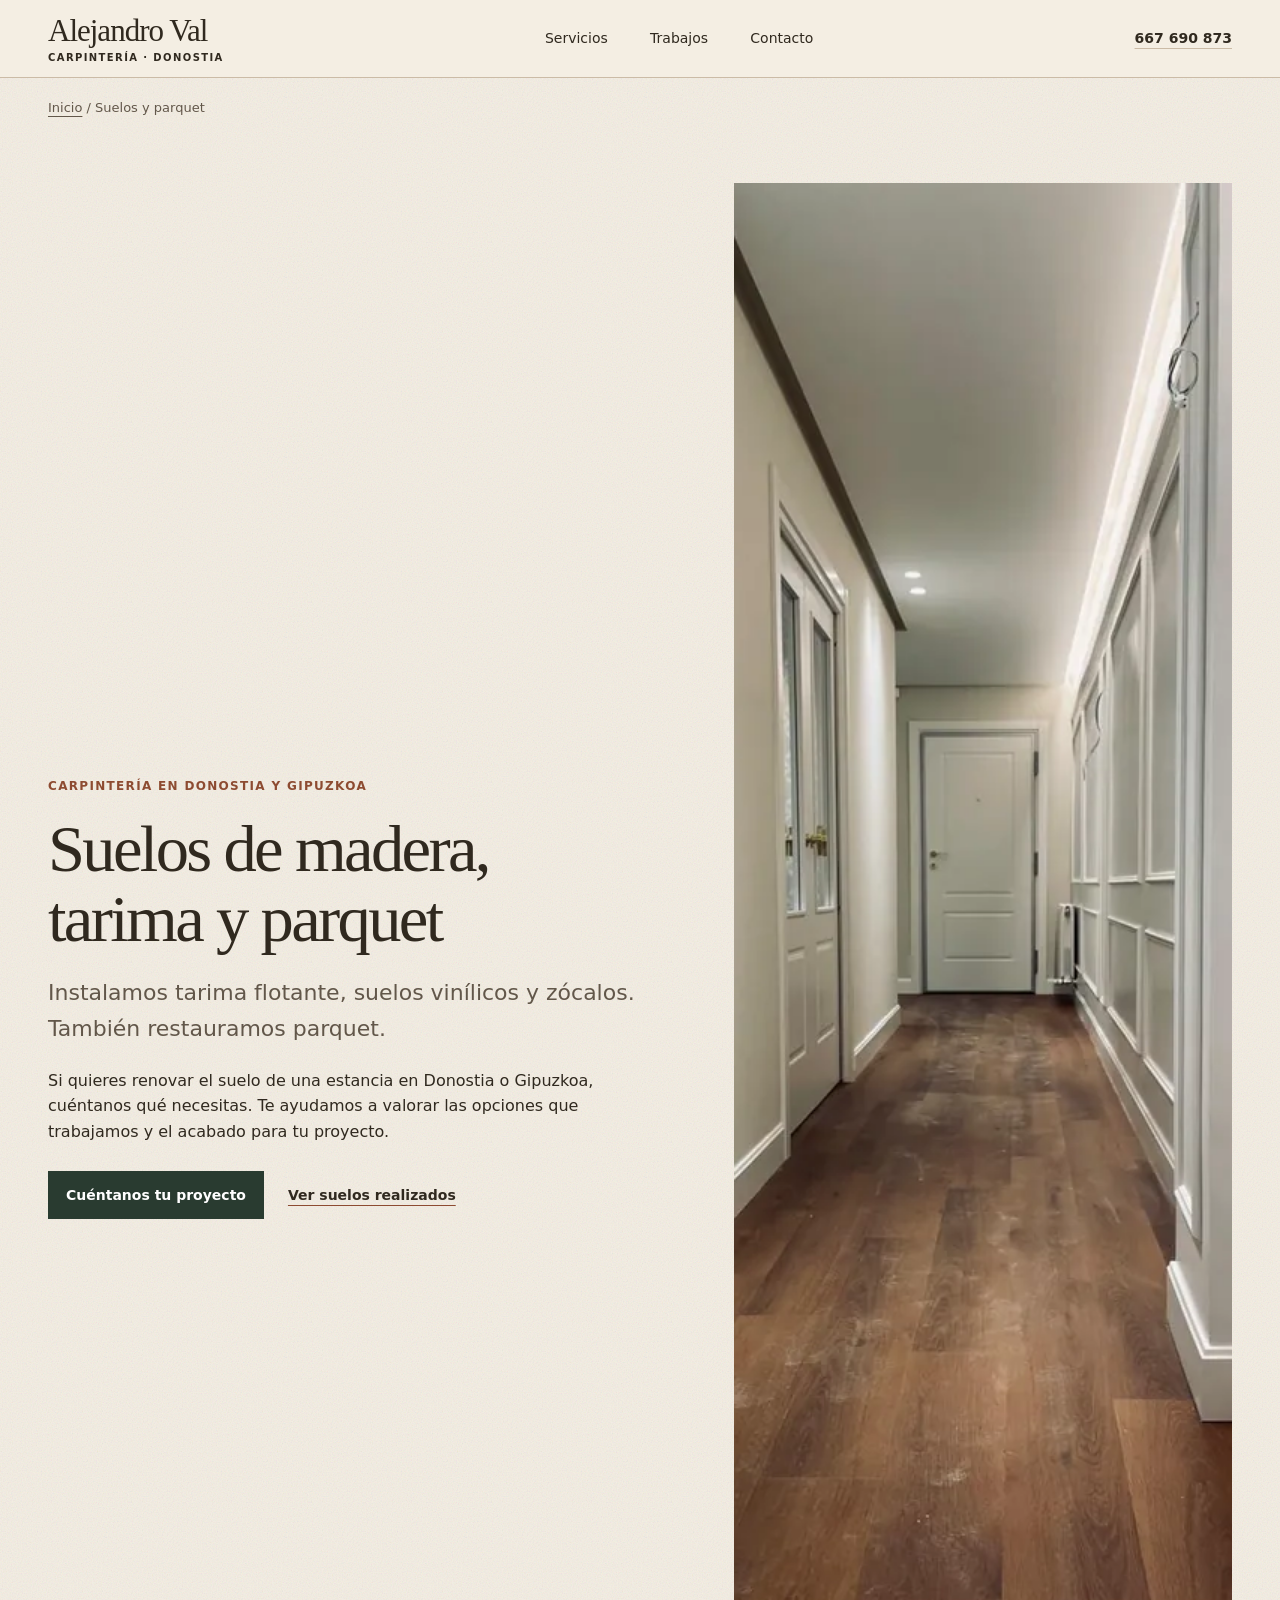
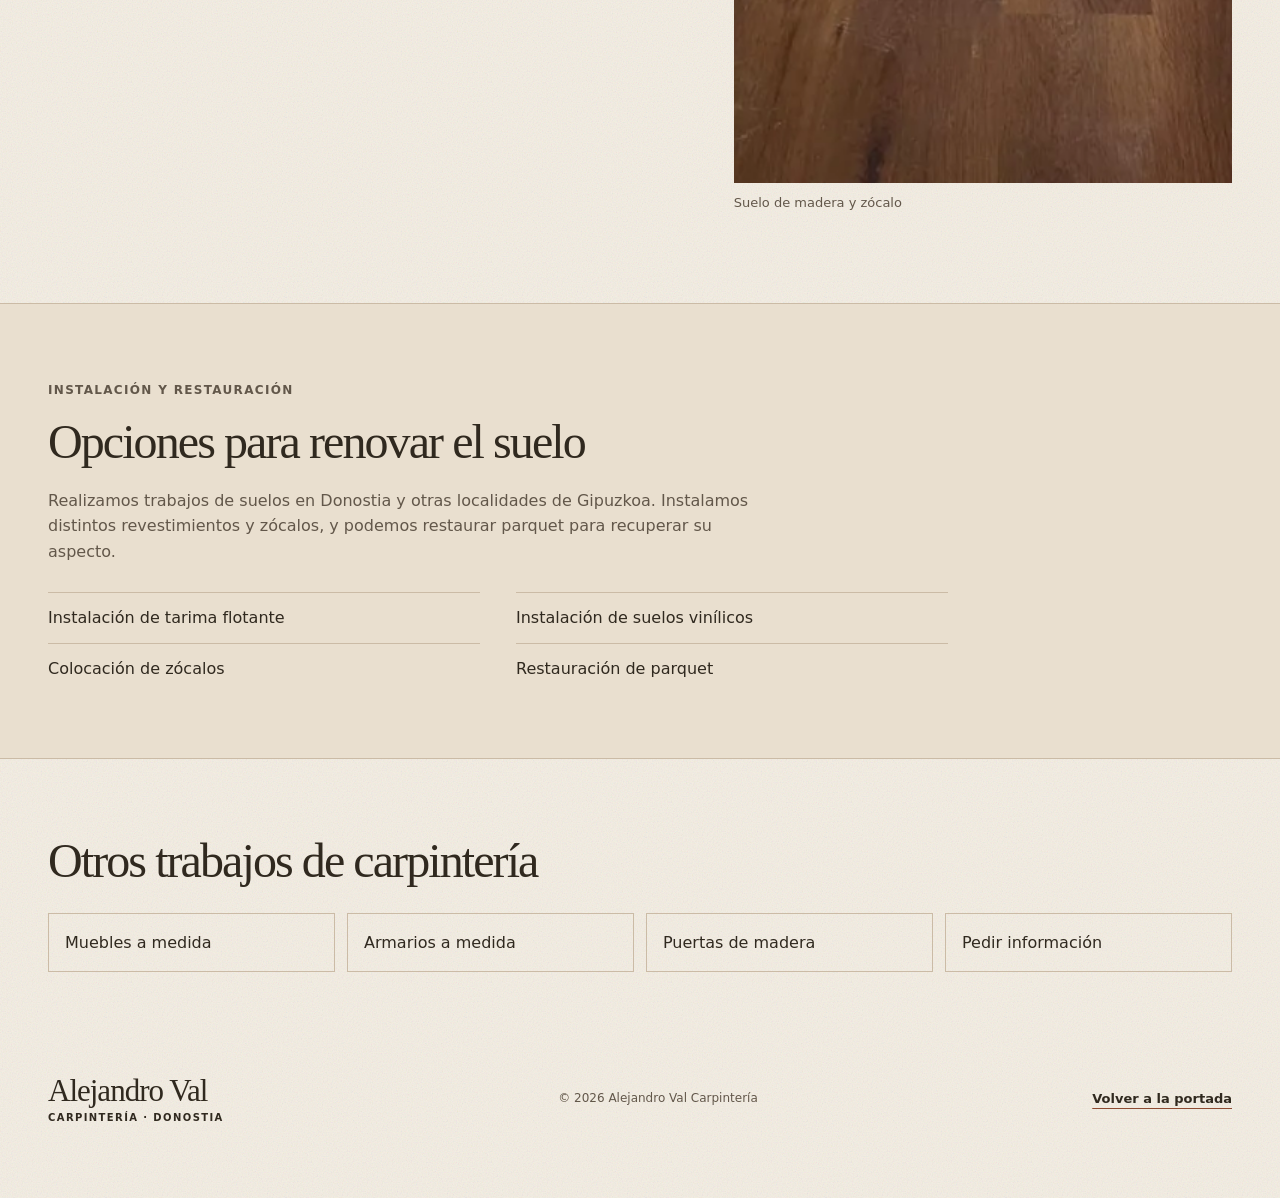
<file: suelos-y-parquet.html>
<!doctype html>
<html lang="es">
  <head>
    <meta charset="UTF-8" />
    <meta name="viewport" content="width=device-width, initial-scale=1" />
    <meta name="theme-color" content="#f4eee3" />
    <title>Suelos de madera y tarima en Donostia | Alejandro Val</title>
    <meta
      name="description"
      content="Instalación de tarima flotante, suelos vinílicos y zócalos, y restauración de parquet en Donostia y Gipuzkoa."
    />
    <link rel="canonical" href="https://alejandrovalcarpinteria.es/suelos-y-parquet.html" />
    <meta property="og:title" content="Suelos de madera y tarima en Donostia | Alejandro Val" />
    <meta
      property="og:description"
      content="Renovación de suelos con tarima flotante, suelo vinílico, zócalos y restauración de parquet."
    />
    <meta property="og:type" content="website" />
    <meta property="og:locale" content="es_ES" />
    <meta property="og:url" content="https://alejandrovalcarpinteria.es/suelos-y-parquet.html" />
    <meta property="og:image" content="https://alejandrovalcarpinteria.es/img/suelo-zocalo.jpg" />
    <link rel="icon" href="img/favicon.svg" type="image/svg+xml" />
    <link rel="stylesheet" href="style.css" />
  </head>
  <body>
    <a class="skip-link" href="#contenido">Saltar al contenido</a>
    <header class="site-header">
      <a class="logo" href="/" aria-label="Alejandro Val, inicio">Alejandro Val<span>CARPINTERÍA · DONOSTIA</span></a>
      <nav aria-label="Navegación principal">
        <a href="/#servicios">Servicios</a>
        <a href="/#trabajos">Trabajos</a>
        <a href="/#contacto">Contacto</a>
      </nav>
      <a class="header-phone" href="tel:+34667690873">667 690 873</a>
    </header>
    <main id="contenido">
      <div class="breadcrumb wrap"><a href="/">Inicio</a> / Suelos y parquet</div>
      <section class="service-hero wrap" aria-labelledby="page-title">
        <div>
          <p class="eyebrow">Carpintería en Donostia y Gipuzkoa</p>
          <h1 id="page-title">Suelos de madera, tarima y parquet</h1>
          <p class="service-lead">
            Instalamos tarima flotante, suelos vinílicos y zócalos. También
            restauramos parquet.
          </p>
          <p>
            Si quieres renovar el suelo de una estancia en Donostia o Gipuzkoa,
            cuéntanos qué necesitas. Te ayudamos a valorar las opciones que
            trabajamos y el acabado para tu proyecto.
          </p>
          <div class="actions">
            <a class="button" href="/#contacto">Cuéntanos tu proyecto</a>
            <a class="text-link" href="/#trabajos">Ver suelos realizados</a>
          </div>
        </div>
        <figure class="service-photo">
          <img
            src="img/suelo-zocalo.jpg"
            srcset="img/suelo-zocalo-400.webp 400w, img/suelo-zocalo-800.webp 800w, img/suelo-zocalo.jpg 1200w"
            sizes="(max-width: 760px) calc(100vw - 36px), 44vw"
            alt="Suelo de madera instalado con su zócalo"
            width="1200"
            height="1600"
          />
          <figcaption>Suelo de madera y zócalo</figcaption>
        </figure>
      </section>
      <section class="service-detail" aria-labelledby="detail-title">
        <div class="wrap">
          <p class="eyebrow">Instalación y restauración</p>
          <h2 id="detail-title">Opciones para renovar el suelo</h2>
          <p>
            Realizamos trabajos de suelos en Donostia y otras localidades de
            Gipuzkoa. Instalamos distintos revestimientos y zócalos, y podemos
            restaurar parquet para recuperar su aspecto.
          </p>
          <ul>
            <li>Instalación de tarima flotante</li>
            <li>Instalación de suelos vinílicos</li>
            <li>Colocación de zócalos</li>
            <li>Restauración de parquet</li>
          </ul>
        </div>
      </section>
      <section class="related-services wrap" aria-labelledby="related-title">
        <h2 id="related-title">Otros trabajos de carpintería</h2>
        <div class="related-services-grid">
          <a href="muebles-a-medida.html">Muebles a medida</a>
          <a href="armarios-a-medida.html">Armarios a medida</a>
          <a href="puertas-de-madera.html">Puertas de madera</a>
          <a href="/#contacto">Pedir información</a>
        </div>
      </section>
    </main>
    <footer class="wrap site-footer">
      <a class="logo" href="/">Alejandro Val<span>CARPINTERÍA · DONOSTIA</span></a>
      <p>© 2026 Alejandro Val Carpintería</p>
      <a class="text-link" href="/">Volver a la portada</a>
    </footer>
  </body>
</html>
</file>
<file: style.css>
:root {
  --forest: #293b30;
  --ink: #30291f;
  --muted: #62574a;
  --wood: #8d4b31;
  --paper: #f4eee3;
  --line: #cbbba6;
  --serif: Georgia, "Times New Roman", serif;
}
* {
  box-sizing: border-box;
}
html {
  scroll-behavior: smooth;
  scroll-padding-top: 100px;
}
body {
  margin: 0;
  background-color: var(--paper);
  background-image: url("data:image/svg+xml,%3Csvg viewBox='0 0 180 180' xmlns='http://www.w3.org/2000/svg'%3E%3Cfilter id='grain'%3E%3CfeTurbulence type='fractalNoise' baseFrequency='.8' numOctaves='3' stitchTiles='stitch'/%3E%3C/filter%3E%3Cpath fill='%23000' opacity='.17' filter='url(%23grain)' d='M0 0h180v180H0z'/%3E%3C/svg%3E");
  background-size: 180px 180px;
  color: var(--ink);
  font-family: "Segoe UI", system-ui, sans-serif;
  line-height: 1.6;
}
a {
  color: inherit;
}
img {
  display: block;
  max-width: 100%;
}
button {
  font: inherit;
}
a,
button {
  -webkit-tap-highlight-color: transparent;
}
a:focus-visible,
button:focus-visible {
  outline: 3px solid var(--wood);
  outline-offset: 4px;
}
.wrap {
  width: min(1200px, calc(100% - 96px));
  margin-inline: auto;
}
.skip-link {
  position: fixed;
  top: 10px;
  left: 10px;
  z-index: 30;
  padding: 12px;
  background: var(--paper);
  transform: translateY(-160%);
}
.skip-link:focus {
  transform: none;
}
.site-header {
  position: sticky;
  top: 0;
  z-index: 10;
  display: flex;
  justify-content: space-between;
  align-items: center;
  gap: 24px;
  min-height: 78px;
  padding: 14px max(48px, calc((100% - 1200px) / 2));
  border-bottom: 1px solid var(--line);
  background: var(--paper);
}
.logo {
  font-family: var(--serif);
  font-size: 31px;
  letter-spacing: -1px;
  text-decoration: none;
  line-height: 1;
  white-space: nowrap;
}
.logo span {
  display: block;
  margin-top: 7px;
  font-family: "Segoe UI", system-ui, sans-serif;
  font-size: 10px;
  font-weight: 600;
  letter-spacing: 1.4px;
}
nav {
  display: flex;
  gap: clamp(18px, 3.3vw, 46px);
}
nav a {
  text-decoration: none;
  font-size: 14px;
  padding: 8px 0;
  border-bottom: 1px solid transparent;
}
nav a:hover,
nav a[aria-current] {
  border-color: currentColor;
  color: var(--wood);
}
.header-phone {
  font-size: 14px;
  font-weight: 600;
  white-space: nowrap;
  text-decoration-color: var(--line);
  text-underline-offset: 5px;
}
.icon-definitions {
  position: absolute;
  overflow: hidden;
}
.icon {
  display: inline-block;
  width: 19px;
  height: 19px;
  flex-shrink: 0;
  vertical-align: middle;
  fill: none;
  stroke: currentColor;
  stroke-width: 1.7;
  stroke-linecap: round;
  stroke-linejoin: round;
}
.hero {
  padding-block: clamp(18px, 3vw, 40px) clamp(40px, 5vw, 70px);
}
.hero-banner {
  width: 100%;
  height: auto;
  aspect-ratio: 3.05;
  object-fit: cover;
  object-position: center 42%;
}
.hero-intro {
  display: grid;
  grid-template-columns: minmax(0, 1.2fr) minmax(0, 1fr);
  gap: clamp(24px, 5vw, 80px);
  align-items: end;
  padding-top: clamp(26px, 4vw, 56px);
}
.eyebrow {
  color: var(--wood);
  font-size: 12px;
  font-weight: 650;
  letter-spacing: 0.11em;
  text-transform: uppercase;
  margin: 0 0 17px;
}
.hero .eyebrow::before {
  content: "";
  display: inline-block;
  vertical-align: middle;
  width: 26px;
  margin-right: 12px;
  border-top: 1px solid currentColor;
}
h1,
h2,
p {
  margin-top: 0;
}
h1,
h2 {
  font-family: var(--serif);
  font-weight: 400;
  line-height: 1.05;
  letter-spacing: -0.04em;
}
h1 {
  font-size: clamp(49px, 6vw, 88px);
  margin-bottom: 0;
}
h1 em {
  display: block;
  color: var(--wood);
}
h2 {
  font-size: clamp(37px, 4.4vw, 64px);
  margin-bottom: 0;
}
.hero-description {
  max-width: 36ch;
  margin-bottom: 18px;
  color: var(--muted);
  font-size: clamp(16px, 1.5vw, 19px);
}
.actions {
  display: flex;
  flex-wrap: wrap;
  align-items: center;
  gap: 14px 24px;
}
.button {
  display: inline-flex;
  align-items: center;
  gap: 10px;
  padding: 12px 17px;
  border: 1px solid transparent;
  background: var(--forest);
  color: #fff;
  font-size: 14px;
  font-weight: 600;
  text-decoration: none;
  cursor: pointer;
}
.button:hover {
  background: #3e5345;
}
.text-link {
  font-size: 14px;
  font-weight: 600;
  text-underline-offset: 5px;
  text-decoration-color: var(--wood);
}
.text-link:hover {
  color: var(--wood);
}
.work-photo {
  margin: 0;
}
.work-photo img {
  width: 100%;
  height: auto;
  aspect-ratio: 1.35;
  object-fit: cover;
  object-position: center 74%;
}
.work-photo figcaption {
  display: flex;
  align-items: center;
  gap: 12px;
  margin-top: 9px;
  color: var(--muted);
  font-size: 13px;
}
.work-photo figcaption::before {
  content: "";
  flex: 1;
  border-top: 1px solid var(--line);
}
.section {
  padding-block: clamp(54px, 7.2vw, 104px);
}
.services-section {
  border-top: 1px solid var(--line);
}
.services-layout,
.about {
  display: grid;
  grid-template-columns: minmax(0, 0.8fr) minmax(0, 1.5fr);
  align-items: start;
  gap: clamp(36px, 7vw, 100px);
}
.services-list {
  margin: 0;
  border-bottom: 1px solid var(--line);
}
.services-list > div {
  display: grid;
  grid-template-columns: minmax(0, 0.95fr) minmax(0, 1.25fr);
  gap: 24px;
  align-items: baseline;
  padding: 19px 0;
  border-top: 1px solid var(--line);
}
.services-list dt {
  font-family: var(--serif);
  font-size: clamp(21px, 2.2vw, 30px);
  line-height: 1.15;
}
.service-title-link {
  color: inherit;
  text-decoration-color: transparent;
  text-underline-offset: 5px;
}
.service-title-link:hover {
  color: var(--wood);
  text-decoration-color: currentColor;
}
.services-list dd {
  margin: 0;
  color: var(--muted);
  font-size: 15px;
}
.projects-section {
  border-block: 1px solid var(--line);
  background: #e9dfcf;
}
.section-heading {
  display: flex;
  flex-wrap: wrap;
  justify-content: space-between;
  align-items: baseline;
  gap: 10px 30px;
  margin-bottom: 34px;
}
.section-heading p {
  margin: 0;
  color: var(--muted);
  font-size: 15px;
}
.gallery {
  display: grid;
  grid-template-columns: repeat(12, minmax(0, 1fr));
  gap: 32px 22px;
}
.gallery figure {
  grid-column: span 3;
  margin: 0;
}
.gallery figure:first-child {
  grid-column: span 7;
}
.gallery figure:nth-child(2) {
  grid-column: span 5;
}
.project-image {
  display: block;
  position: relative;
  overflow: hidden;
  background: #d8ccbb;
  cursor: zoom-in;
}
.project-image img {
  width: 100%;
  height: auto;
  aspect-ratio: 4 / 5;
  object-fit: cover;
  transition: transform 0.3s;
}
.gallery figure:nth-child(-n + 2) img {
  height: clamp(280px, 35vw, 445px);
  object-position: center 62%;
}
.project-image:hover img {
  transform: scale(1.025);
}
.project-image > span {
  position: absolute;
  bottom: 9px;
  right: 9px;
  display: grid;
  place-items: center;
  width: 34px;
  height: 34px;
  background: var(--paper);
}
.gallery figcaption {
  padding-top: 9px;
  font-family: var(--serif);
  font-size: clamp(16px, 1.8vw, 21px);
  line-height: 1.25;
}
.about {
  grid-template-columns: minmax(0, 1.2fr) minmax(0, 1fr);
  align-items: center;
}
.about h2 {
  max-width: 16ch;
  margin-bottom: 18px;
}
.about-copy p:not(.eyebrow) {
  max-width: 48ch;
  color: var(--muted);
}
.about-copy p:last-child {
  margin-bottom: 0;
}
.contact-section {
  background: var(--forest);
  color: var(--paper);
}
.contact-grid {
  display: grid;
  grid-template-columns: minmax(0, 1fr) minmax(0, 1.18fr);
  grid-template-rows: auto 1fr;
  grid-template-areas: "intro form" "details form";
  gap: 28px clamp(30px, 6vw, 84px);
}
.contact-intro {
  grid-area: intro;
}
.contact-section h2 {
  max-width: 12ch;
}
.contact-section h2 + p {
  max-width: 42ch;
  color: #e1dacd;
  margin: 20px 0 25px;
}
.button-light {
  background: var(--paper);
  color: var(--forest);
}
.button-light:hover {
  background: #e4d6c4;
}
.contact-details {
  grid-area: details;
  max-width: 400px;
  font-style: normal;
}
.contact-details > div {
  border-bottom: 1px solid #f4eee34d;
  padding: 14px 0;
}
.contact-details span {
  display: block;
  font-size: 11px;
  letter-spacing: 0.09em;
  color: #e6bd9b;
  margin-bottom: 5px;
}
.contact-details a {
  display: inline-block;
  font-size: clamp(16px, 1.8vw, 21px);
  text-decoration: none;
  overflow-wrap: anywhere;
}
.contact-details a:hover {
  text-decoration: underline;
  text-underline-offset: 4px;
}
#contact-form {
  grid-area: form;
  padding-left: clamp(22px, 4vw, 50px);
  border-left: 1px solid #f4eee34d;
}
#contact-form h3 {
  margin: 0 0 10px;
  font: 400 clamp(26px, 3.2vw, 38px) / 1.1 var(--serif);
}
#email-help,
.form-status {
  color: #e1dacd;
  font-size: 14px;
}
#contact-form label {
  display: block;
  margin-bottom: 5px;
  font-size: 14px;
  font-weight: 600;
}
#contact-form label span {
  font-weight: 400;
}
#contact-form :is(input, select, textarea) {
  display: block;
  width: 100%;
  margin-bottom: 15px;
  padding: 9px 12px;
  border: 1px solid transparent;
  border-radius: 0;
  background: var(--paper);
  color: var(--ink);
  font: inherit;
}
#contact-form textarea {
  resize: vertical;
}
#contact-form button:disabled {
  opacity: 0.6;
  cursor: wait;
}
#contact-form .h-captcha {
  min-height: 78px;
}
.form-status {
  margin: 0;
}
.form-status:not(:empty) {
  margin-top: 12px;
}
.site-footer {
  display: flex;
  flex-wrap: wrap;
  justify-content: space-between;
  align-items: center;
  gap: 20px 28px;
  padding-block: 26px 75px;
}
.site-footer p {
  font-size: 12px;
  color: var(--muted);
  margin: 0;
}
.site-footer > .text-link {
  font-size: 13px;
}
.breadcrumb {
  padding-top: 20px;
  color: var(--muted);
  font-size: 13px;
}
.breadcrumb a {
  text-underline-offset: 4px;
}
.service-hero {
  display: grid;
  grid-template-columns: minmax(0, 1.1fr) minmax(0, 0.9fr);
  align-items: center;
  gap: clamp(32px, 6vw, 84px);
  padding-block: clamp(28px, 5vw, 72px) clamp(54px, 7vw, 96px);
}
.service-hero h1 {
  max-width: 16ch;
  margin-bottom: 22px;
  font-size: clamp(43px, 5.2vw, 72px);
}
.service-lead {
  max-width: 58ch;
  color: var(--muted);
  font-size: clamp(18px, 1.8vw, 22px);
}
.service-hero .actions {
  margin-top: 26px;
}
.service-photo {
  margin: 0;
}
.service-photo img {
  width: 100%;
  aspect-ratio: 4 / 3;
  object-fit: cover;
}
.service-photo figcaption {
  margin-top: 10px;
  color: var(--muted);
  font-size: 13px;
}
.service-detail {
  border-block: 1px solid var(--line);
  background: #e9dfcf;
}
.service-detail .wrap,
.related-services {
  padding-block: clamp(48px, 6vw, 82px);
}
.service-detail h2,
.related-services h2 {
  margin-bottom: 20px;
  font-size: clamp(32px, 4vw, 48px);
}
.service-detail p {
  max-width: 72ch;
  color: var(--muted);
}
.service-detail ul {
  display: grid;
  grid-template-columns: repeat(2, minmax(0, 1fr));
  gap: 12px 36px;
  max-width: 900px;
  margin: 28px 0 0;
  padding: 0;
  list-style: none;
}
.service-detail li {
  padding-top: 12px;
  border-top: 1px solid var(--line);
}
.related-services h2 {
  margin-bottom: 26px;
}
.related-services-grid {
  display: grid;
  grid-template-columns: repeat(4, minmax(0, 1fr));
  gap: 12px;
}
.related-services-grid a {
  padding: 16px;
  border: 1px solid var(--line);
  text-decoration: none;
}
.related-services-grid a:hover {
  border-color: var(--wood);
  color: var(--wood);
}
.whatsapp-shortcut {
  position: fixed;
  right: max(14px, env(safe-area-inset-right));
  bottom: max(14px, env(safe-area-inset-bottom));
  z-index: 11;
  display: grid;
  place-items: center;
  width: 48px;
  height: 48px;
  border: 1px solid var(--paper);
  border-radius: 4px;
  background: #2c5d45;
  color: white;
}
.whatsapp-shortcut:hover {
  background: var(--forest);
}
.whatsapp-shortcut .icon {
  width: 25px;
  height: 25px;
}
.whatsapp-shortcut:focus-visible {
  outline: 2px solid var(--paper);
  outline-offset: 2px;
  box-shadow: 0 0 0 6px var(--forest);
}
body:has(dialog[open]) .whatsapp-shortcut {
  visibility: hidden;
}
.contact-section :focus-visible,
dialog button:focus-visible {
  outline-color: #f4c6a3;
}
body:has(dialog[open]) {
  overflow: hidden;
}
dialog {
  position: fixed;
  width: min(1100px, 95vw);
  height: min(900px, 95dvh);
  max-width: 95vw;
  max-height: 95dvh;
  padding: 14px;
  border: 0;
  background: #17241e;
  color: white;
  overflow: hidden;
}
dialog[open] {
  display: grid;
  grid-template-rows: auto minmax(0, 1fr) auto auto;
  gap: 10px;
}
.modal-toolbar {
  display: flex;
  align-items: center;
  justify-content: space-between;
}
.modal-controls {
  display: flex;
  gap: 8px;
}
.modal-controls button {
  min-width: 44px;
  height: 44px;
  padding: 0 12px;
  border: 1px solid #ffffff60;
  border-radius: 5px;
  background: transparent;
  color: white;
  cursor: pointer;
}
.modal-controls button:disabled {
  opacity: 0.4;
  cursor: default;
}
.image-viewport {
  position: relative;
  min-height: 0;
  overflow: hidden;
  touch-action: none;
  user-select: none;
  cursor: zoom-in;
}
.image-viewport.is-zoomed {
  cursor: grab;
}
.image-viewport.is-zoomed:active {
  cursor: grabbing;
}
dialog::backdrop {
  background: #0b1713ed;
}
.image-viewport img {
  position: absolute;
  top: 50%;
  left: 50%;
  max-width: 100%;
  max-height: 100%;
  width: auto;
  height: auto;
  object-fit: contain;
  margin: auto;
}
dialog p {
  text-align: center;
  font-size: 13px;
  margin: 0;
}
dialog .zoom-help {
  font-size: 11px;
  color: #d2d8cc;
}
.modal-close {
  width: 44px;
  height: 44px;
  background: transparent;
  border: 0;
  color: white;
  font-size: 32px;
  cursor: pointer;
}
@media (max-width: 960px) {
  .wrap {
    width: calc(100% - 56px);
  }
  .site-header {
    padding-inline: 28px;
  }
}
@media (max-width: 760px) {
  .services-layout {
    grid-template-columns: 1fr;
    gap: 23px;
  }
  .about {
    grid-template-columns: 1fr;
    gap: 22px;
  }
  .about h2 {
    max-width: 18ch;
  }
  .gallery {
    gap: 24px 16px;
  }
  .service-hero {
    grid-template-columns: 1fr;
  }
  .service-photo {
    order: -1;
  }
  .related-services-grid {
    grid-template-columns: repeat(2, minmax(0, 1fr));
  }
}
@media (max-width: 640px) {
  html {
    scroll-padding-top: 123px;
  }
  .wrap {
    width: calc(100% - 36px);
  }
  .site-header {
    flex-wrap: wrap;
    gap: 9px;
    padding: 12px 18px 4px;
  }
  .logo {
    font-size: 27px;
  }
  .logo span {
    font-size: 9px;
  }
  nav {
    order: 2;
    width: 100%;
    justify-content: space-between;
    gap: 10px;
  }
  nav a {
    font-size: 13px;
  }
  .header-phone {
    font-size: 13px;
  }
  .hero-banner {
    aspect-ratio: 2;
  }
  .hero-intro {
    grid-template-columns: 1fr;
    gap: 14px;
  }
  h1 {
    font-size: clamp(43px, 10vw, 63px);
  }
  h1 em {
    display: inline;
    white-space: nowrap;
  }
  .hero .eyebrow {
    margin-bottom: 9px;
  }
  .services-list > div {
    grid-template-columns: 1fr;
    gap: 7px;
    padding-block: 14px;
  }
  .service-detail ul {
    grid-template-columns: 1fr;
  }
  .section-heading {
    margin-bottom: 24px;
  }
  .gallery {
    grid-template-columns: repeat(2, minmax(0, 1fr));
  }
  .gallery figure:nth-child(n) {
    grid-column: auto;
  }
  .gallery figure:first-child {
    grid-column: 1 / -1;
  }
  .gallery figure:nth-child(-n + 2) img {
    height: auto;
  }
  .gallery figure:first-child img {
    aspect-ratio: 1.22;
  }
  .gallery figure:last-child {
    grid-column: 1 / -1;
  }
  .gallery figure:last-child img {
    aspect-ratio: 1.4;
    object-position: center 70%;
  }
  .contact-grid {
    grid-template-columns: 1fr;
    grid-template-rows: auto;
    grid-template-areas: "intro" "form" "details";
  }
  #contact-form {
    padding: 26px 0 0;
    border-top: 1px solid #f4eee34d;
    border-left: 0;
  }
}
@media (prefers-reduced-motion: reduce) {
  html {
    scroll-behavior: auto;
  }
  * {
    transition: none !important;
  }
}
</file>
